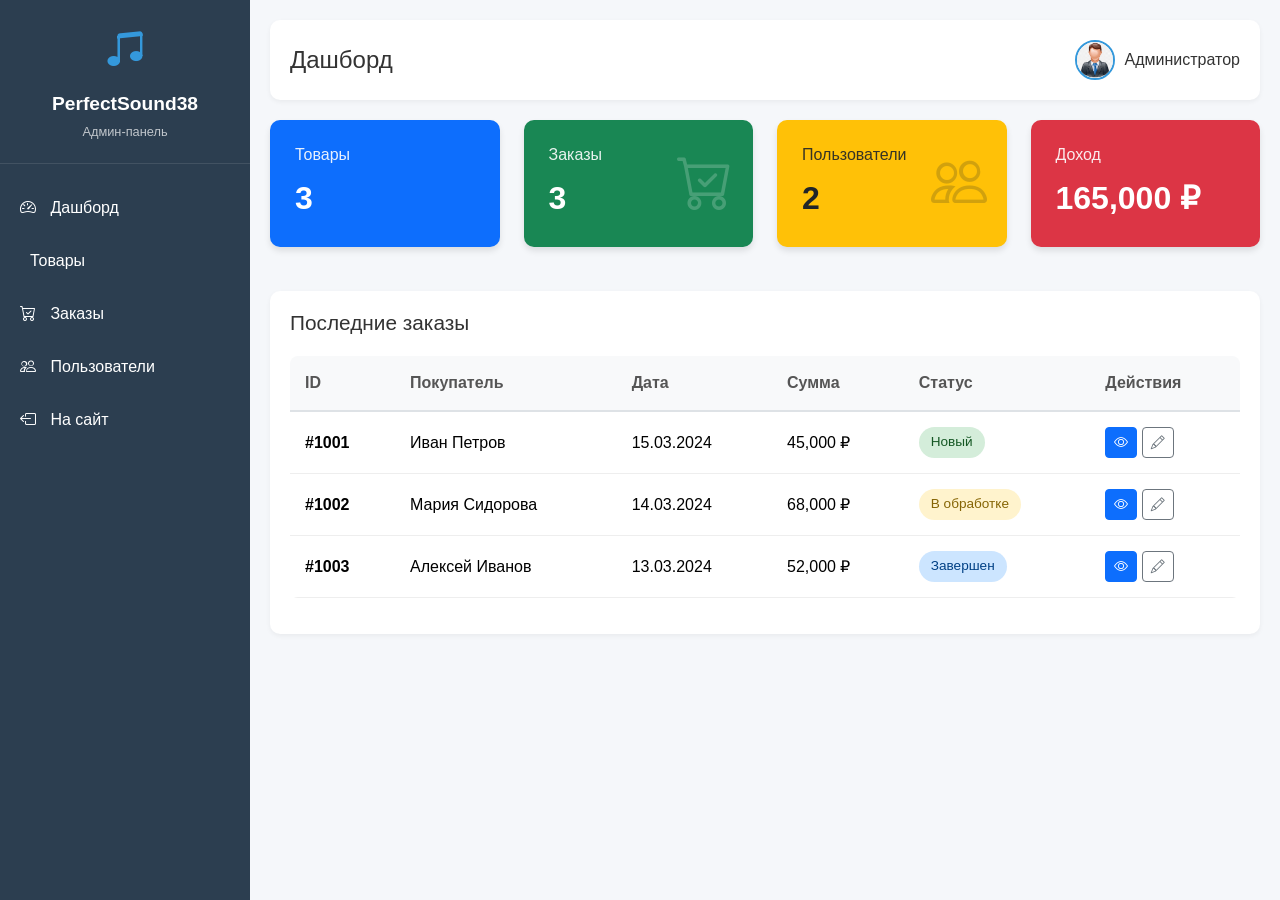
<file: Сайт/admin/index.html>
<!DOCTYPE html>
<html lang="ru">
<head>
    <meta charset="UTF-8">
    <meta name="viewport" content="width=device-width, initial-scale=1.0">
    <title>Админ-панель - PerfectSound38</title>
    <link href="https://cdn.jsdelivr.net/npm/bootstrap@5.3.0/dist/css/bootstrap.min.css" rel="stylesheet">
    <link rel="stylesheet" href="https://cdn.jsdelivr.net/npm/bootstrap-icons@1.10.0/font/bootstrap-icons.css">
    <link rel="stylesheet" href="css/admin.css">
</head>
<body class="admin-body">
    <div class="admin-container">
        <!-- Боковое меню -->
        <aside class="admin-sidebar">
            <div class="admin-logo">
                <i class="bi bi-music-note-beamed"></i>
                <span>PerfectSound38</span>
                <small>Админ-панель</small>
            </div>
            <nav class="admin-nav">
                <ul>
                <li class="active"><a href="admin/index.html"><i class="bi bi-speedometer2"></i> Дашборд</a></li>
                    <li><a href="products.html"><i class="bi bi-guitar"></i> Товары</a></li>
                    <li><a href="orders.html"><i class="bi bi-cart-check"></i> Заказы</a></li>
                    <li><a href="users.html"><i class="bi bi-people"></i> Пользователи</a></li>
                    <li><a href="/index.html"><i class="bi bi-box-arrow-left"></i> На сайт</a></li>
                </ul>
            </nav>
        </aside>

        <!-- Основное содержимое -->
        <main class="admin-main">
            <header class="admin-header">
                <h1>Дашборд</h1>
                <div class="admin-user">
                    <img src="images/admin.jpg" alt="Администратор">
                    <span>Администратор</span>
                </div>
            </header>

            <div class="admin-content">
                <div class="row">
                    <div class="col-md-3">
                        <div class="admin-card bg-primary text-white">
                            <h3>Товары</h3>
                            <p id="products-count">0</p>
                            <i class="bi bi-guitar"></i>
                        </div>
                    </div>
                    <div class="col-md-3">
                        <div class="admin-card bg-success text-white">
                            <h3>Заказы</h3>
                            <p id="orders-count">0</p>
                            <i class="bi bi-cart-check"></i>
                        </div>
                    </div>
                    <div class="col-md-3">
                        <div class="admin-card bg-warning text-dark">
                            <h3>Пользователи</h3>
                            <p id="users-count">0</p>
                            <i class="bi bi-people"></i>
                        </div>
                    </div>
                    <div class="col-md-3">
                        <div class="admin-card bg-danger text-white">
                            <h3>Доход</h3>
                            <p id="revenue">0 ₽</p>
                            <i class="bi bi-currency-ruble"></i>
                        </div>
                    </div>
                </div>

                <div class="admin-section mt-4">
                    <h2>Последние заказы</h2>
                    <div class="table-responsive">
                        <table class="table admin-table">
                            <thead>
                                <tr>
                                    <th>ID</th>
                                    <th>Покупатель</th>
                                    <th>Дата</th>
                                    <th>Сумма</th>
                                    <th>Статус</th>
                                    <th>Действия</th>
                                </tr>
                            </thead>
                            <tbody id="recent-orders">
                                <!-- Заполняется через JS -->
                            </tbody>
                        </table>
                    </div>
                </div>
            </div>
        </main>
    </div>

    <script src="https://cdn.jsdelivr.net/npm/bootstrap@5.3.0/dist/js/bootstrap.bundle.min.js"></script>
    <script src="js/admin.js"></script>
</body>
</html>
</file>
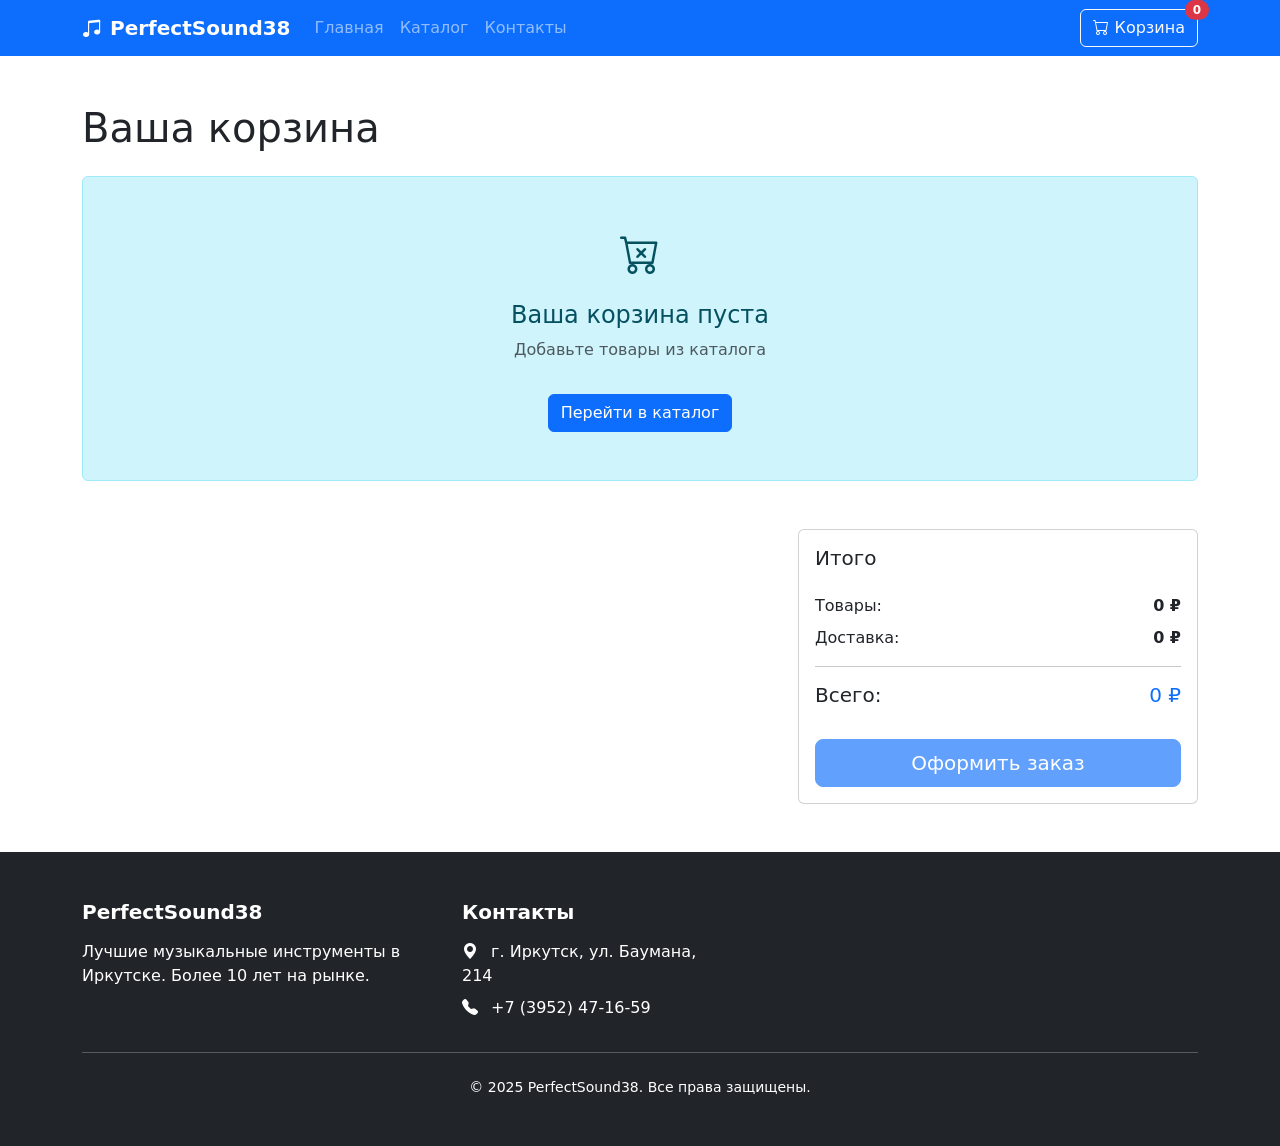
<file: Сайт/cart.html>
<!DOCTYPE html>
<html lang="ru">
<head>
    <meta charset="UTF-8">
    <meta name="viewport" content="width=device-width, initial-scale=1.0">
    <title>Корзина - PerfectSound38</title>
    <link href="https://cdn.jsdelivr.net/npm/bootstrap@5.3.0/dist/css/bootstrap.min.css" rel="stylesheet">
    <link rel="stylesheet" href="https://cdn.jsdelivr.net/npm/bootstrap-icons@1.10.0/font/bootstrap-icons.css">
    <link rel="stylesheet" href="css/cart.css">
    </style>
</head>
<body>
    <nav class="navbar navbar-expand-lg navbar-dark bg-primary sticky-top">
        <div class="container">
            <a class="navbar-brand fw-bold" href="index.html">
                <i class="bi bi-music-note-beamed me-2"></i>PerfectSound38
            </a>
            <button class="navbar-toggler" type="button" data-bs-toggle="collapse" data-bs-target="#navbarNav">
                <span class="navbar-toggler-icon"></span>
            </button>
            <div class="collapse navbar-collapse" id="navbarNav">
                <ul class="navbar-nav me-auto">
                    <li class="nav-item">
                        <a class="nav-link" href="index.html">Главная</a>
                    </li>
                    <li class="nav-item">
                        <a class="nav-link" href="catalog.html">Каталог</a>
                    </li>
                    <li class="nav-item">
                        <a class="nav-link" href="contacts.html">Контакты</a>
                    </li>
                </ul>
                <div class="d-flex">
                    <a href="cart.html" class="btn btn-outline-light position-relative">
                        <i class="bi bi-cart"></i> Корзина
                        <span id="cart-count" class="position-absolute top-0 start-100 translate-middle badge rounded-pill bg-danger">0</span>
                    </a>
                </div>
            </div>
        </div>
    </nav>

    <main class="container py-5">
        <h1 class="mb-4">Ваша корзина</h1>
        
        <div class="cart-items" id="cart-items">
            <!-- Товары будут загружены через JS -->
        </div>
        
        <div class="cart-summary mt-5">
            <div class="card">
                <div class="card-body">
                    <h5 class="card-title mb-4">Итого</h5>
                    <div class="d-flex justify-content-between mb-2">
                        <span>Товары:</span>
                        <span class="fw-bold" id="subtotal">0 ₽</span>
                    </div>
                    <div class="d-flex justify-content-between mb-2">
                        <span>Доставка:</span>
                        <span class="fw-bold" id="delivery-cost">0 ₽</span>
                    </div>
                    <hr>
                    <div class="d-flex justify-content-between mb-4">
                        <span class="h5">Всего:</span>
                        <span class="h5 text-primary" id="total-price">0 ₽</span>
                    </div>
                    <a href="checkout.html" class="btn btn-primary btn-lg w-100" id="checkout-btn">Оформить заказ</a>
                </div>
            </div>
        </div>
    </main>

    <footer class="bg-dark text-white py-5">
        <div class="container">
            <div class="row">
                <div class="col-md-4 mb-4 mb-md-0">
                    <h5 class="fw-bold mb-3">PerfectSound38</h5>
                    <p>Лучшие музыкальные инструменты в Иркутске. Более 10 лет на рынке.</p>
                </div>
                <div class="col-md-3">
                    <h5 class="fw-bold mb-3">Контакты</h5>
                    <p class="mb-2"><i class="bi bi-geo-alt-fill me-2"></i> г. Иркутск, ул. Баумана, 214</p>
                    <p class="mb-2"><i class="bi bi-telephone-fill me-2"></i> +7 (3952) 47-16-59</p>
                </div>
            </div>
            <hr class="my-4">
            <div class="text-center">
                <p class="mb-0 small">&copy; 2025 PerfectSound38. Все права защищены.</p>
            </div>
        </div>
    </footer>

    <script src="https://cdn.jsdelivr.net/npm/bootstrap@5.3.0/dist/js/bootstrap.bundle.min.js"></script>
    <script src="js/cart.js"></script>
</body>
</html>
</file>
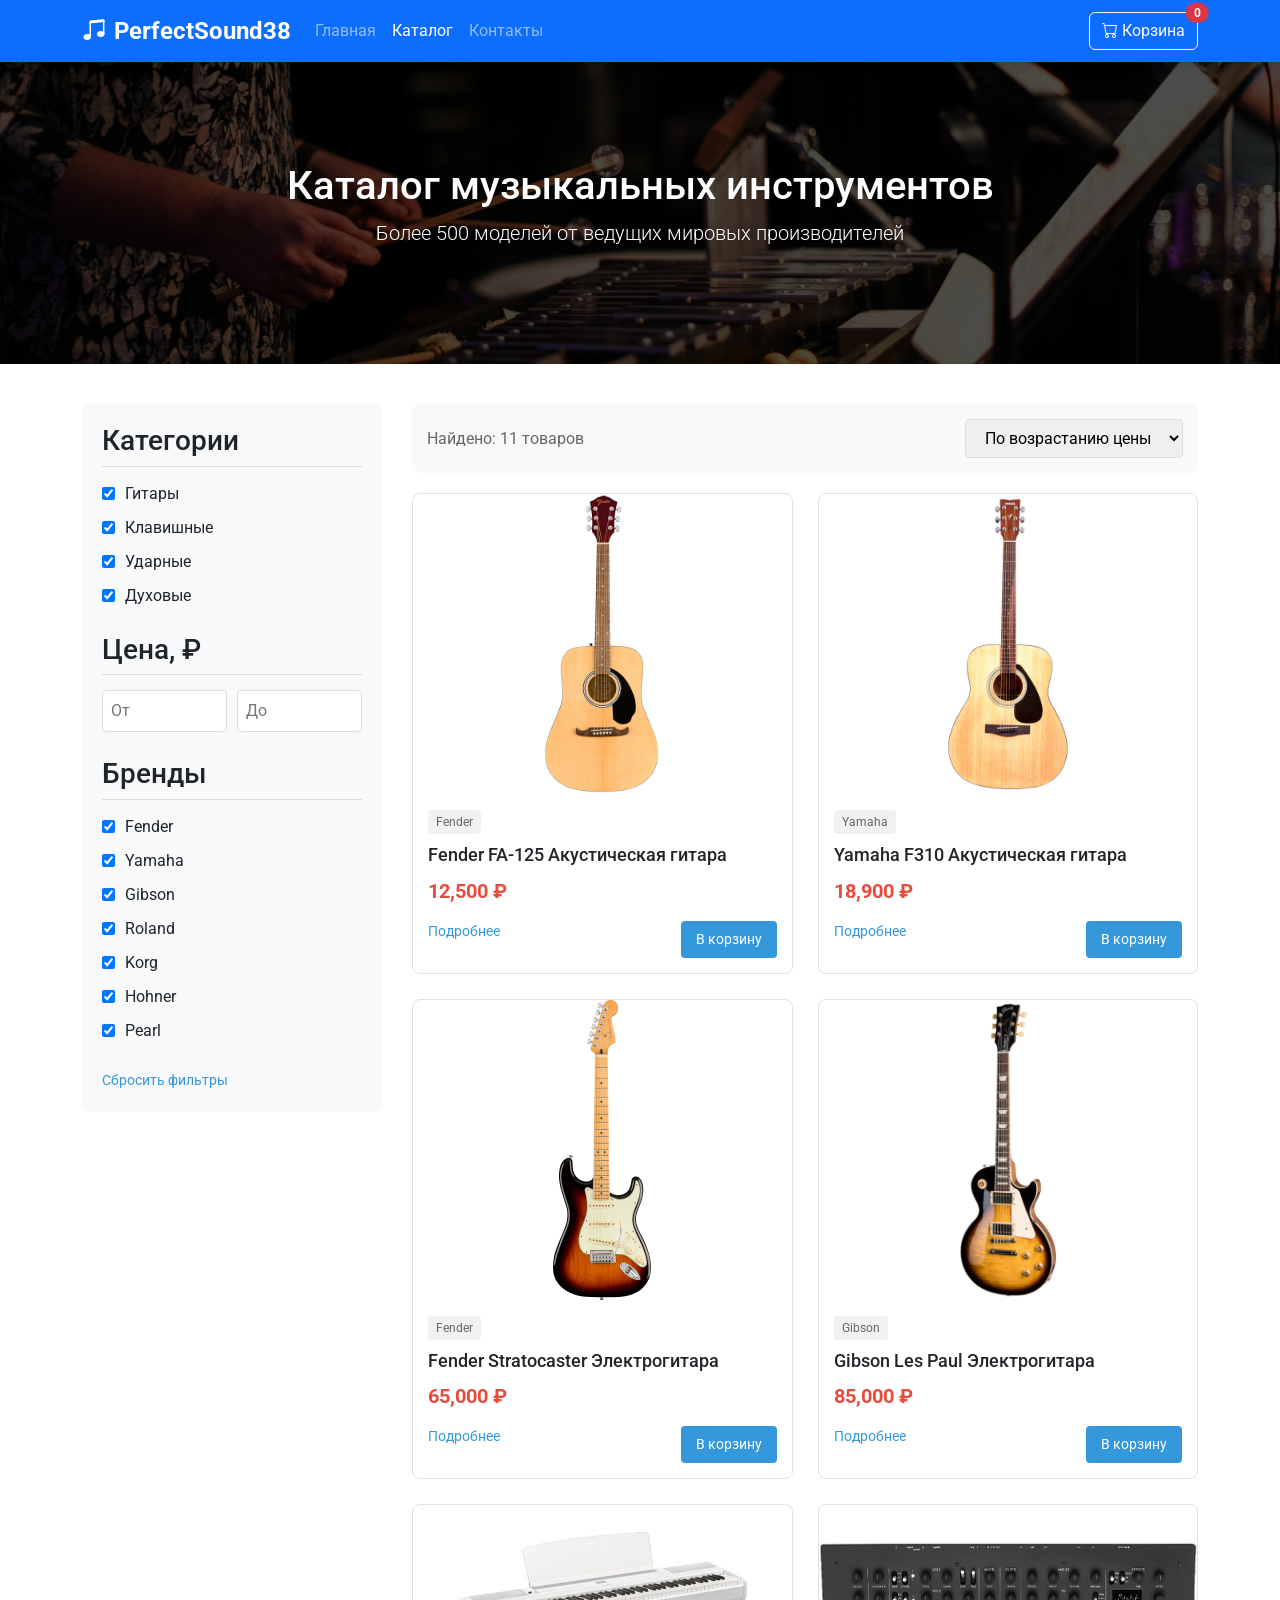
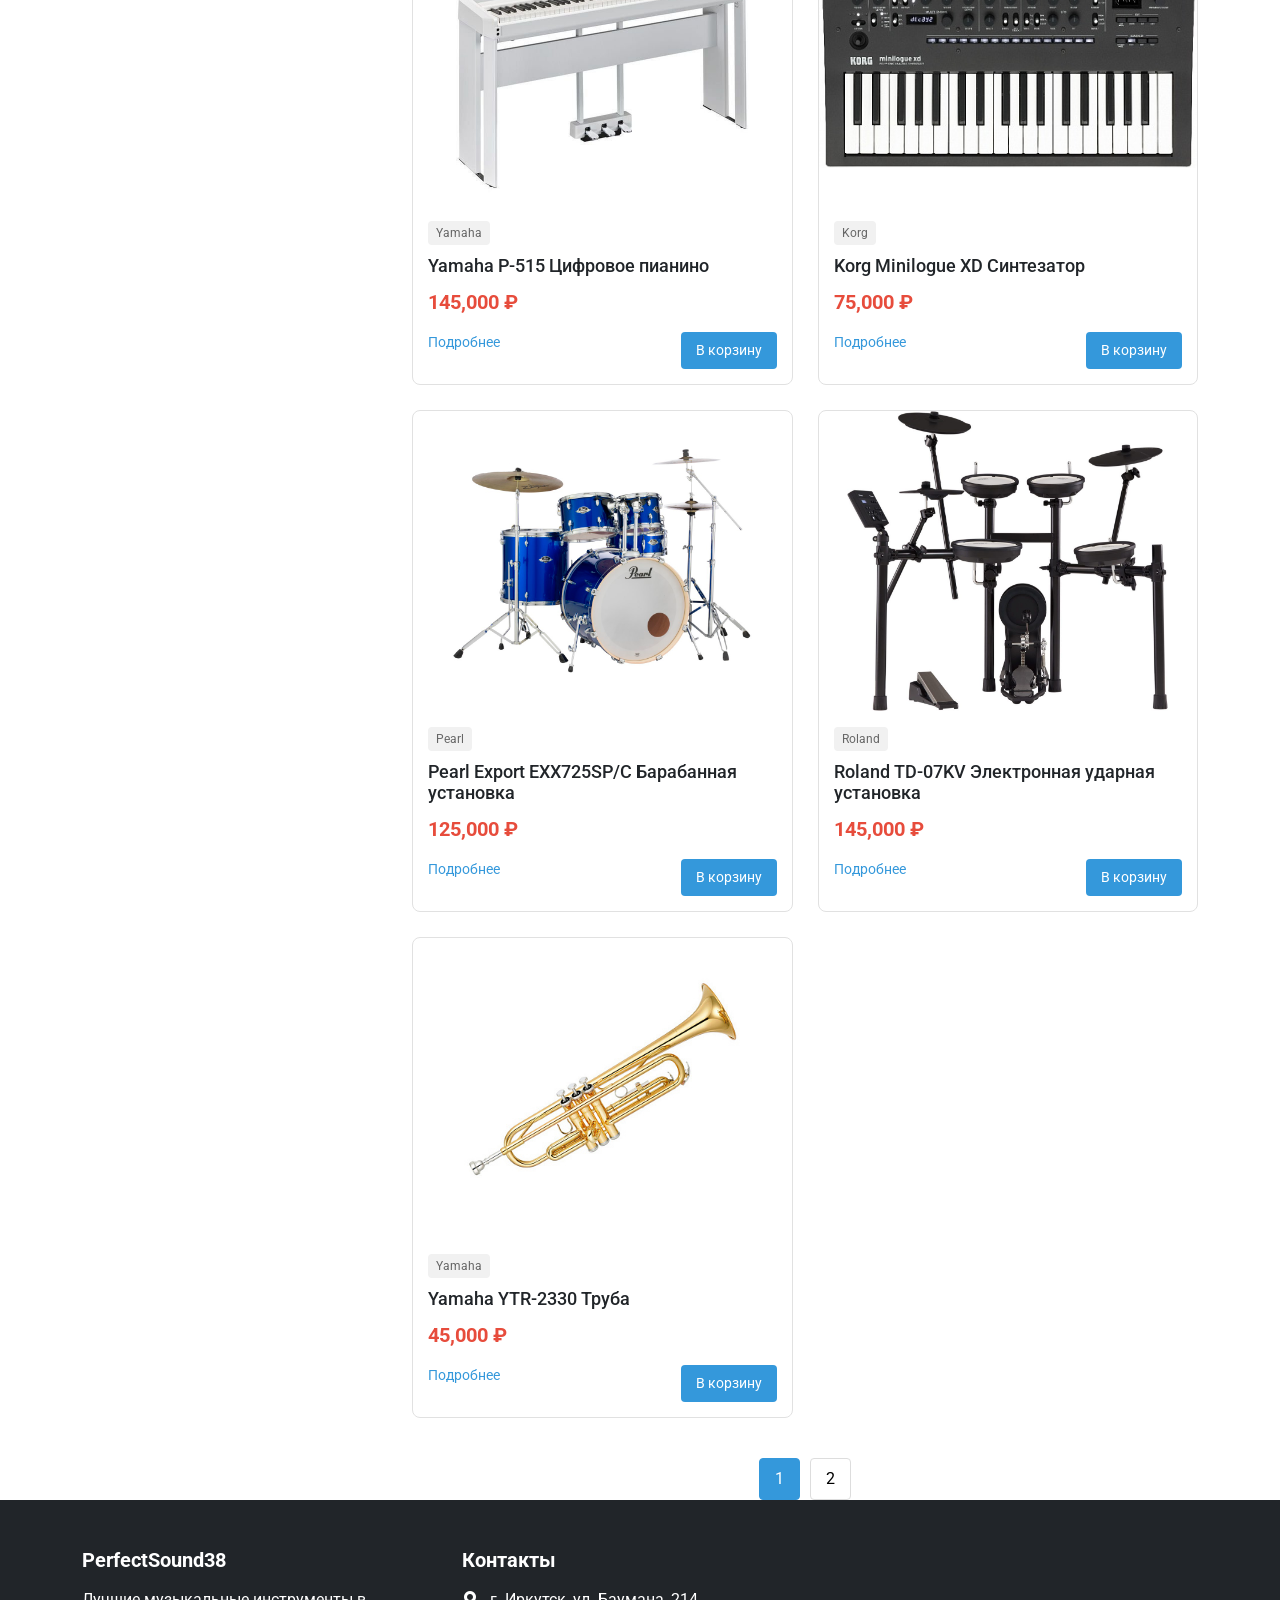
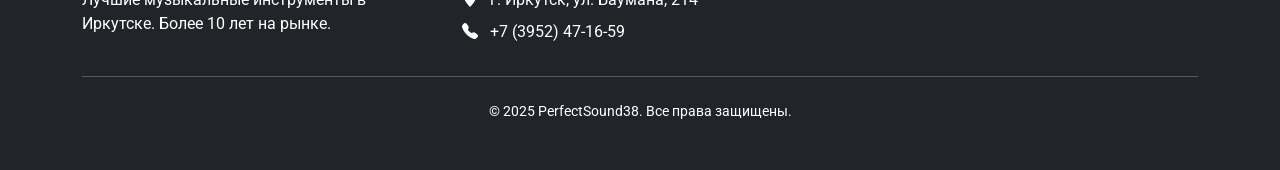
<file: Сайт/catalog.html>
<!DOCTYPE html>
<html lang="ru">
<head>
   <meta charset="UTF-8">
    <meta name="viewport" content="width=device-width, initial-scale=1.0">
    <title>PerfectSound38 - Магазин музыкальных инструментов</title>
    <link href="https://cdn.jsdelivr.net/npm/bootstrap@5.3.0/dist/css/bootstrap.min.css" rel="stylesheet">
    <link rel="stylesheet" href="https://cdn.jsdelivr.net/npm/bootstrap-icons@1.10.0/font/bootstrap-icons.css">
    <link href="https://fonts.googleapis.com/css2?family=Roboto:wght@300;400;500;700&display=swap" rel="stylesheet">
    <link rel="stylesheet" href="css/style.css">
    <link rel="stylesheet" href="css/catalog.css">
</head>
<body>
    <nav class="navbar navbar-expand-lg navbar-dark bg-primary sticky-top">
        <div class="container">
            <a class="navbar-brand fw-bold" href="index.html">
                <i class="bi bi-music-note-beamed me-2"></i>PerfectSound38
            </a>
            <button class="navbar-toggler" type="button" data-bs-toggle="collapse" data-bs-target="#navbarNav">
                <span class="navbar-toggler-icon"></span>
            </button>
            <div class="collapse navbar-collapse" id="navbarNav">
                <ul class="navbar-nav me-auto">
                    <li class="nav-item">
                        <a class="nav-link" href="index.html">Главная</a>
                    </li>
                    <li class="nav-item">
                        <a class="nav-link active" href="catalog.html">Каталог</a>
                    </li>
                    <li class="nav-item">
                        <a class="nav-link" href="contacts.html">Контакты</a>
                    </li>
                </ul>
                <div class="d-flex">
                    <a href="cart.html" class="btn btn-outline-light position-relative">
                        <i class="bi bi-cart"></i> Корзина
                        <span id="cart-count" class="position-absolute top-0 start-100 translate-middle badge rounded-pill bg-danger">0</span>
                    </a>
                </div>
            </div>
        </div>
    </nav>

    <section class="catalog-header">
        <div class="container">
            <h1>Каталог музыкальных инструментов</h1>
            <p class="lead">Более 500 моделей от ведущих мировых производителей</p>
        </div>
    </section>

    <main class="container">
        <div class="catalog-container">
            <aside class="filter-sidebar">
                <div class="filter-group">
                    <h3>Категории</h3>
                    <div class="filter-option">
                        <label>
                            <input type="checkbox" name="category" value="guitars" checked> Гитары
                        </label>
                    </div>
                    <div class="filter-option">
                        <label>
                            <input type="checkbox" name="category" value="keyboards" checked> Клавишные
                        </label>
                    </div>
                    <div class="filter-option">
                        <label>
                            <input type="checkbox" name="category" value="drums" checked> Ударные
                        </label>
                    </div>
                    <div class="filter-option">
                        <label>
                            <input type="checkbox" name="category" value="wind" checked> Духовые
                        </label>
                    </div>
                </div>
                <div class="filter-group">
                    <h3>Цена, ₽</h3>
                    <div class="price-range">
                        <input type="number" id="min-price" placeholder="От" min="0">
                        <input type="number" id="max-price" placeholder="До" min="0">
                    </div>
                </div>
                <div class="filter-group">
                    <h3>Бренды</h3>
                    <div class="filter-option">
                        <label>
                            <input type="checkbox" name="brand" value="Fender" checked> Fender
                        </label>
                    </div>
                    <div class="filter-option">
                        <label>
                            <input type="checkbox" name="brand" value="Yamaha" checked> Yamaha
                        </label>
                    </div>
                    <div class="filter-option">
                        <label>
                            <input type="checkbox" name="brand" value="Gibson" checked> Gibson
                        </label>
                    </div>
                    <div class="filter-option">
                        <label>
                            <input type="checkbox" name="brand" value="Roland" checked> Roland
                        </label>
                    </div>
                    <div class="filter-option">
                        <label>
                            <input type="checkbox" name="brand" value="Korg" checked> Korg
                        </label>
                    </div>
                    <div class="filter-option">
                        <label>
                            <input type="checkbox" name="brand" value="Hohner" checked> Hohner
                        </label>
                    </div>
                    <div class="filter-option">
                        <label>
                            <input type="checkbox" name="brand" value="Pearl" checked> Pearl
                        </label>
                    </div>
                </div>
                <button class="filter-reset" id="reset-filters">Сбросить фильтры</button>
            </aside>

            <div class="catalog-content">
                <div class="sort-options">
                    <div class="products-found">Найдено: <span id="products-count">0</span> товаров</div>
                    <div class="view-options">
                        <select class="sort-select" id="sort-by">
                            <option value="price-asc">По возрастанию цены</option>
                            <option value="price-desc">По убыванию цены</option>
                            <option value="name-asc">По названию (А-Я)</option>
                            <option value="name-desc">По названию (Я-А)</option>
                            <option value="popular">По популярности</option>
                        </select>
                    </div>
                </div>

                <div class="products-grid" id="products-container">
                    <!-- Товары будут загружены через JS -->
                </div>

                <div class="pagination">
                    <!-- Пагинация будет добавлена через JS -->
                </div>
            </div>
        </div>
    </main>

    <footer class="bg-dark text-white py-5">
        <div class="container">
            <div class="row">
                <div class="col-md-4 mb-4 mb-md-0">
                    <h5 class="fw-bold mb-3">PerfectSound38</h5>
                    <p>Лучшие музыкальные инструменты в Иркутске. Более 10 лет на рынке.</p>
                </div>
                <div class="col-md-3">
                    <h5 class="fw-bold mb-3">Контакты</h5>
                    <p class="mb-2"><i class="bi bi-geo-alt-fill me-2"></i> г. Иркутск, ул. Баумана, 214</p>
                    <p class="mb-2"><i class="bi bi-telephone-fill me-2"></i> +7 (3952) 47-16-59</p>
                </div>
            </div>
            <hr class="my-4">
            <div class="text-center">
                <p class="mb-0 small">&copy; 2025 PerfectSound38. Все права защищены.</p>
            </div>
        </div>
    </footer>

    <script src="https://cdn.jsdelivr.net/npm/bootstrap@5.3.0/dist/js/bootstrap.bundle.min.js"></script>
    <script src="js/script.js"></script>
    <script src="js/catalog.js"></script>
</body>
</html>
</file>
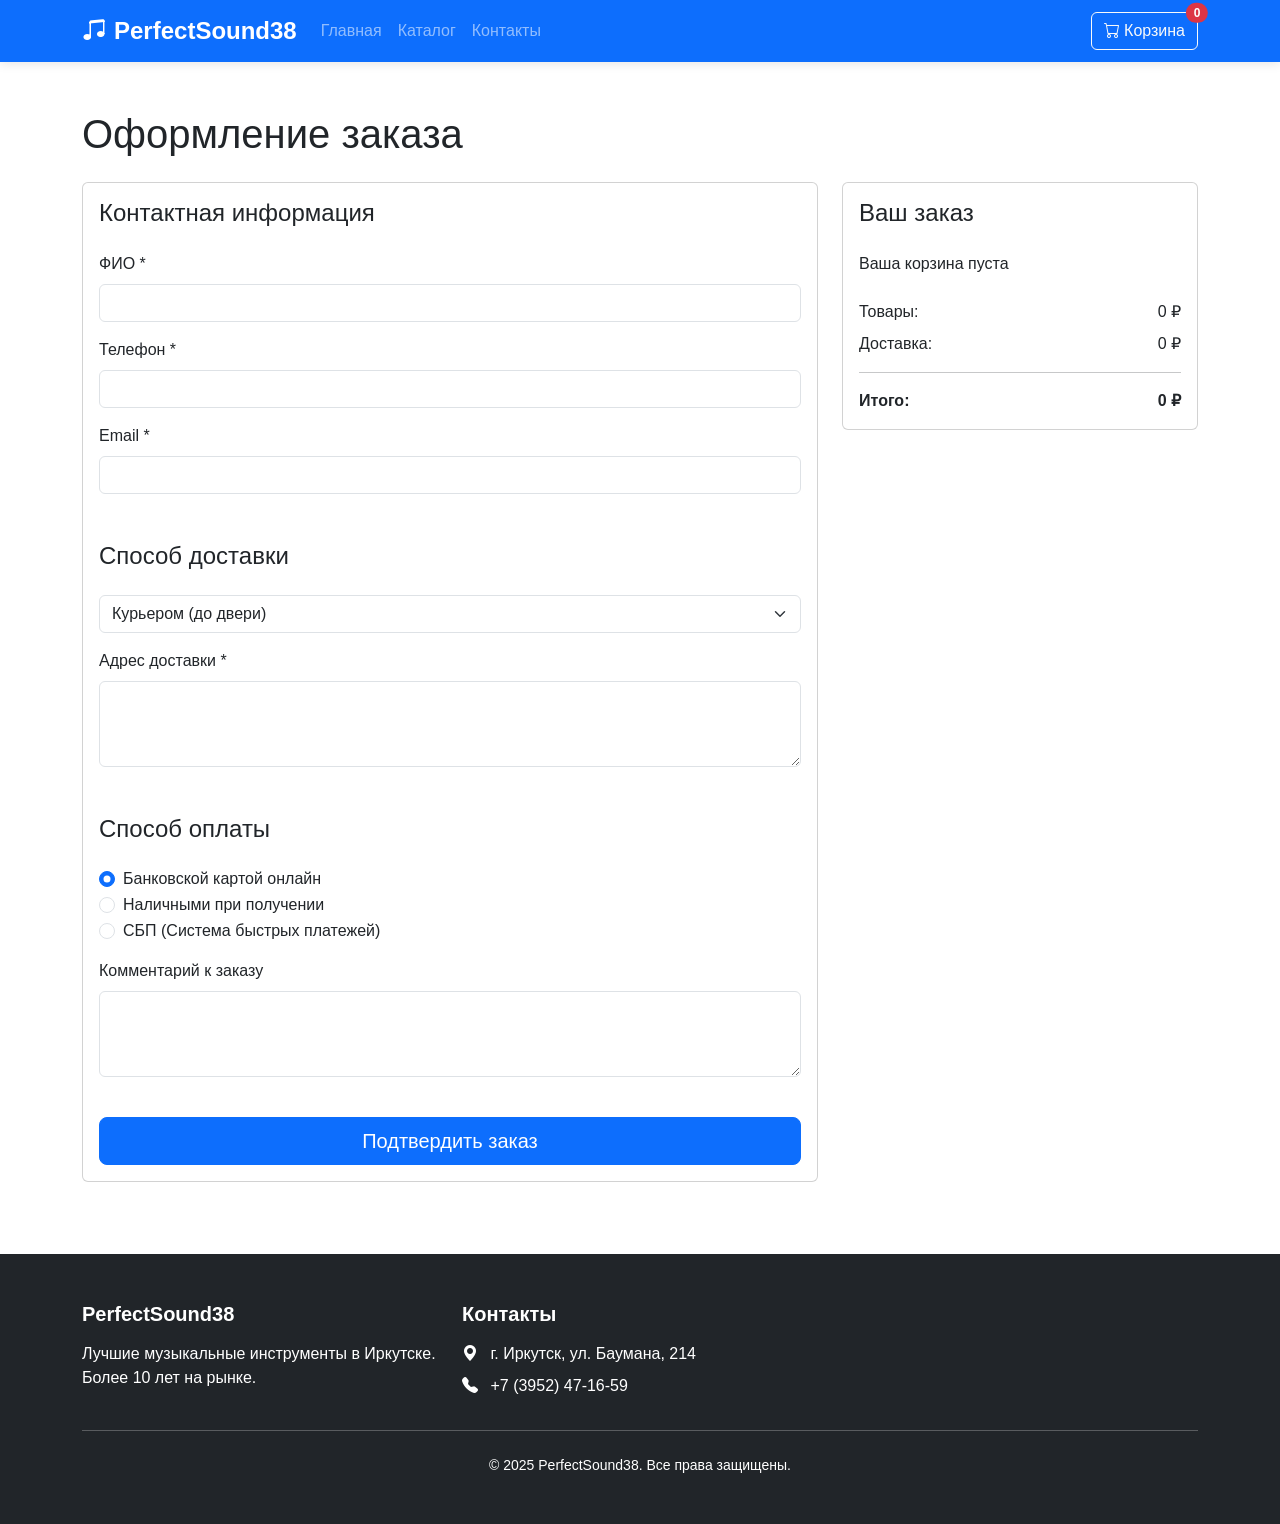
<file: Сайт/checkout.html>
<!DOCTYPE html>
<html lang="ru">
<head>
    <meta charset="UTF-8">
    <meta name="viewport" content="width=device-width, initial-scale=1.0">
    <title>Оформление заказа - PerfectSound38</title>
    <link href="https://cdn.jsdelivr.net/npm/bootstrap@5.3.0/dist/css/bootstrap.min.css" rel="stylesheet">
    <link rel="stylesheet" href="https://cdn.jsdelivr.net/npm/bootstrap-icons@1.10.0/font/bootstrap-icons.css">
    <link rel="stylesheet" href="css/style.css">
    <link rel="stylesheet" href="css/checkout.css">
</head>
<body>
    <nav class="navbar navbar-expand-lg navbar-dark bg-primary sticky-top">
        <div class="container">
            <a class="navbar-brand fw-bold" href="index.html">
                <i class="bi bi-music-note-beamed me-2"></i>PerfectSound38
            </a>
            <button class="navbar-toggler" type="button" data-bs-toggle="collapse" data-bs-target="#navbarNav">
                <span class="navbar-toggler-icon"></span>
            </button>
            <div class="collapse navbar-collapse" id="navbarNav">
                <ul class="navbar-nav me-auto">
                    <li class="nav-item">
                        <a class="nav-link" href="index.html">Главная</a>
                    </li>
                    <li class="nav-item">
                        <a class="nav-link" href="catalog.html">Каталог</a>
                    </li>
                    <li class="nav-item">
                        <a class="nav-link" href="contacts.html">Контакты</a>
                    </li>
                </ul>
                <div class="d-flex">
                    <a href="cart.html" class="btn btn-outline-light position-relative">
                        <i class="bi bi-cart"></i> Корзина
                        <span id="cart-count" class="position-absolute top-0 start-100 translate-middle badge rounded-pill bg-danger">0</span>
                    </a>
                </div>
            </div>
        </div>
    </nav>

    <main class="container py-5">
        <h1>Оформление заказа</h1>
        
        <div class="row mt-4">
            <div class="col-lg-8">
                <div class="card mb-4">
                    <div class="card-body">
                        <h2 class="h4 mb-4">Контактная информация</h2>
                        <form id="order-form">
                            <div class="mb-3">
                                <label for="name" class="form-label">ФИО *</label>
                                <input type="text" class="form-control" id="name" required>
                            </div>
                            <div class="mb-3">
                                <label for="phone" class="form-label">Телефон *</label>
                                <input type="tel" class="form-control" id="phone" required>
                            </div>
                            <div class="mb-3">
                                <label for="email" class="form-label">Email *</label>
                                <input type="email" class="form-control" id="email" required>
                            </div>
                            
                            <h2 class="h4 mb-4 mt-5">Способ доставки</h2>
                            <div class="mb-3">
                                <select class="form-select" id="delivery-method">
                                    <option value="courier">Курьером (до двери)</option>
                                    <option value="pickup">Самовывоз (г. Иркутск, ул. Баумана, 214)</option>
                                    <option value="post">Почта России</option>
                                </select>
                            </div>
                            <div class="mb-3">
                                <label for="address" class="form-label">Адрес доставки *</label>
                                <textarea class="form-control" id="address" rows="3" required></textarea>
                            </div>
                            
                            <h2 class="h4 mb-4 mt-5">Способ оплаты</h2>
                            <div class="mb-3">
                                <div class="form-check">
                                    <input class="form-check-input" type="radio" name="payment" id="payment-card" value="card" checked>
                                    <label class="form-check-label" for="payment-card">
                                        Банковской картой онлайн
                                    </label>
                                </div>
                                <div class="form-check">
                                    <input class="form-check-input" type="radio" name="payment" id="payment-cash" value="cash">
                                    <label class="form-check-label" for="payment-cash">
                                        Наличными при получении
                                    </label>
                                </div>
                                <div class="form-check">
                                    <input class="form-check-input" type="radio" name="payment" id="payment-sbp" value="sbp">
                                    <label class="form-check-label" for="payment-sbp">
                                        СБП (Система быстрых платежей)
                                    </label>
                                </div>
                            </div>
                            
                            <div class="mb-3">
                                <label for="comments" class="form-label">Комментарий к заказу</label>
                                <textarea class="form-control" id="comments" rows="3"></textarea>
                            </div>
                            
                            <button type="submit" class="btn btn-primary btn-lg w-100 mt-4">Подтвердить заказ</button>
                        </form>
                    </div>
                </div>
            </div>
            
            <div class="col-lg-4">
                <div class="card">
                    <div class="card-body">
                        <h2 class="h4 mb-4">Ваш заказ</h2>
                        <div class="order-items" id="order-items">
                            <!-- Товары будут загружены через JS -->
                        </div>
                        
                        <div class="order-totals mt-4">
                            <div class="d-flex justify-content-between mb-2">
                                <span>Товары:</span>
                                <span id="subtotal">0 ₽</span>
                            </div>
                            <div class="d-flex justify-content-between mb-2">
                                <span>Доставка:</span>
                                <span id="delivery-cost">0 ₽</span>
                            </div>
                            <hr>
                            <div class="d-flex justify-content-between fw-bold">
                                <span>Итого:</span>
                                <span id="order-total">0 ₽</span>
                            </div>
                        </div>
                    </div>
                </div>
            </div>
        </div>
    </main>

    <footer class="bg-dark text-white py-5">
        <div class="container">
            <div class="row">
                <div class="col-md-4 mb-4 mb-md-0">
                    <h5 class="fw-bold mb-3">PerfectSound38</h5>
                    <p>Лучшие музыкальные инструменты в Иркутске. Более 10 лет на рынке.</p>
                </div>
                <div class="col-md-3">
                    <h5 class="fw-bold mb-3">Контакты</h5>
                    <p class="mb-2"><i class="bi bi-geo-alt-fill me-2"></i> г. Иркутск, ул. Баумана, 214</p>
                    <p class="mb-2"><i class="bi bi-telephone-fill me-2"></i> +7 (3952) 47-16-59</p>
                </div>
            </div>
            <hr class="my-4">
            <div class="text-center">
                <p class="mb-0 small">&copy; 2025 PerfectSound38. Все права защищены.</p>
            </div>
        </div>
    </footer>

    <script src="https://cdn.jsdelivr.net/npm/bootstrap@5.3.0/dist/js/bootstrap.bundle.min.js"></script>
    <script src="js/script.js"></script>
    <script src="js/checkout.js"></script>
</body>
</html>
</file>
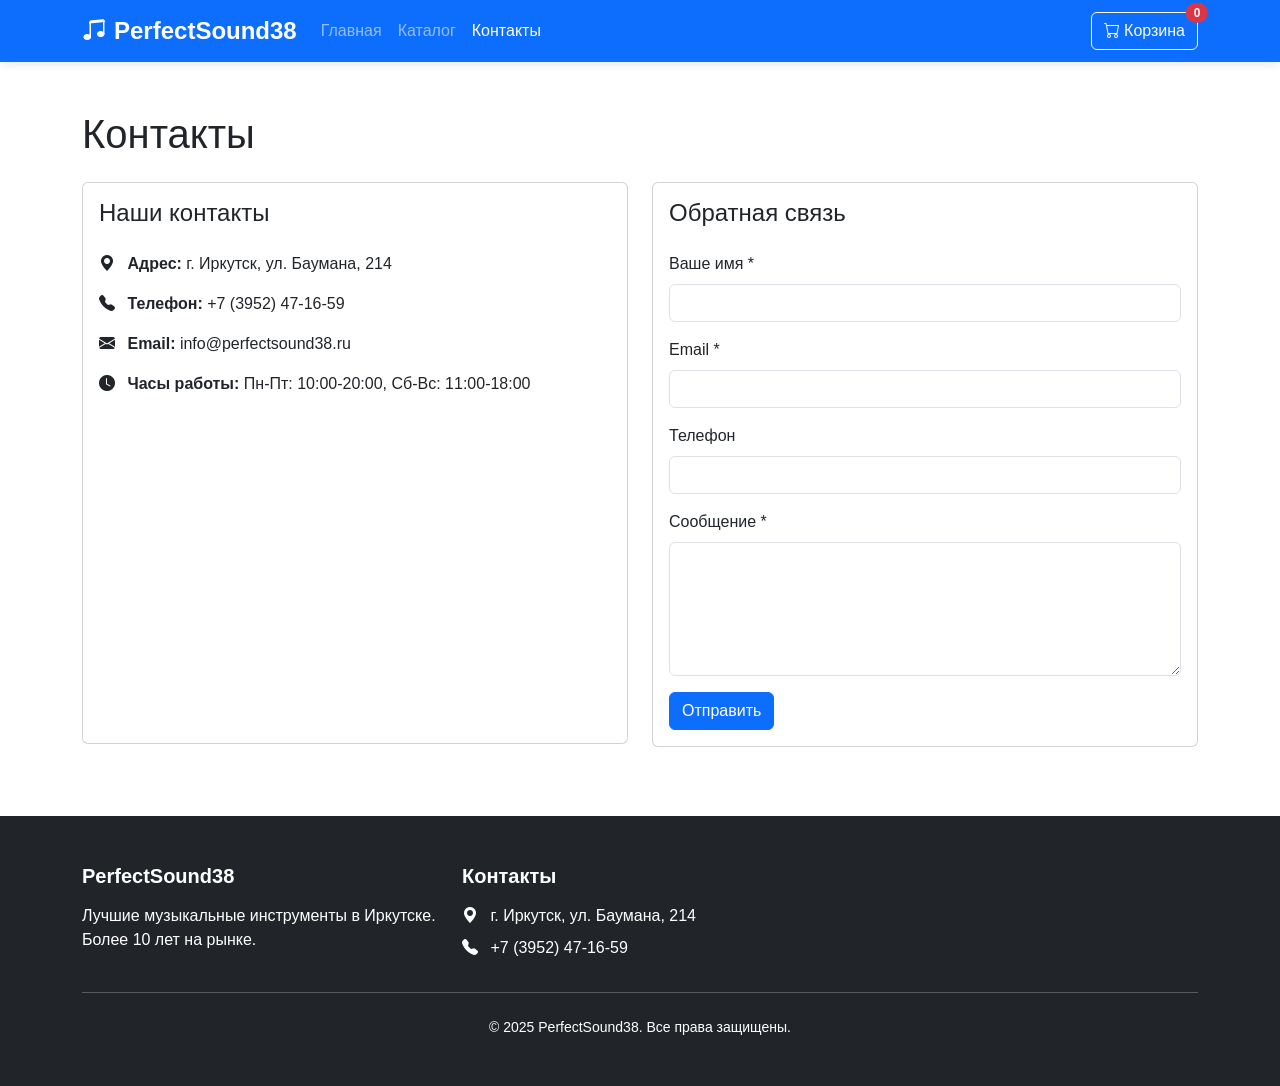
<file: Сайт/contacts.html>
<!DOCTYPE html>
<html lang="ru">
<head>
    <meta charset="UTF-8">
    <meta name="viewport" content="width=device-width, initial-scale=1.0">
    <title>Контакты - PerfectSound38</title>
    <link href="https://cdn.jsdelivr.net/npm/bootstrap@5.3.0/dist/css/bootstrap.min.css" rel="stylesheet">
    <link rel="stylesheet" href="https://cdn.jsdelivr.net/npm/bootstrap-icons@1.10.0/font/bootstrap-icons.css">
    <link rel="stylesheet" href="css/style.css">
</head>
<body>
    <nav class="navbar navbar-expand-lg navbar-dark bg-primary sticky-top">
        <div class="container">
            <a class="navbar-brand fw-bold" href="index.html">
                <i class="bi bi-music-note-beamed me-2"></i>PerfectSound38
            </a>
            <button class="navbar-toggler" type="button" data-bs-toggle="collapse" data-bs-target="#navbarNav">
                <span class="navbar-toggler-icon"></span>
            </button>
            <div class="collapse navbar-collapse" id="navbarNav">
                <ul class="navbar-nav me-auto">
                    <li class="nav-item">
                        <a class="nav-link" href="index.html">Главная</a>
                    </li>
                    <li class="nav-item">
                        <a class="nav-link" href="catalog.html">Каталог</a>
                    </li>
                    <li class="nav-item">
                        <a class="nav-link active" href="contacts.html">Контакты</a>
                    </li>
                </ul>
                <div class="d-flex">
                    <a href="cart.html" class="btn btn-outline-light position-relative">
                        <i class="bi bi-cart"></i> Корзина
                        <span id="cart-count" class="position-absolute top-0 start-100 translate-middle badge rounded-pill bg-danger">0</span>
                    </a>
                </div>
            </div>
        </div>
    </nav>

    <main class="container py-5">
        <h1>Контакты</h1>
        
        <div class="row mt-4">
            <div class="col-md-6">
                <div class="card mb-4">
                    <div class="card-body">
                        <h2 class="h4 mb-4">Наши контакты</h2>
                        <p><i class="bi bi-geo-alt-fill me-2"></i> <strong>Адрес:</strong> г. Иркутск, ул. Баумана, 214</p>
                        <p><i class="bi bi-telephone-fill me-2"></i> <strong>Телефон:</strong> +7 (3952) 47-16-59</p>
                        <p><i class="bi bi-envelope-fill me-2"></i> <strong>Email:</strong> info@perfectsound38.ru</p>
                        <p><i class="bi bi-clock-fill me-2"></i> <strong>Часы работы:</strong> Пн-Пт: 10:00-20:00, Сб-Вс: 11:00-18:00</p>
                        
                        <div class="mt-4">
                           <iframe src="https://yandex.ru/map-widget/v1/?um=constructor%3A1a2b3c4d5e6f7g8h9i0j&ll=104.153019,52.351989&z=17&mode=search&text=улица%20Баумана%2C%20214%2F2%2C%20Иркутск%2C%20664053" width="100%" height="300" frameborder="0"></iframe>
                        </div>
                    </div>
                </div>
            </div>
            
            <div class="col-md-6">
                <div class="card">
                    <div class="card-body">
                        <h2 class="h4 mb-4">Обратная связь</h2>
                        <form id="contact-form">
                            <div class="mb-3">
                                <label for="contact-name" class="form-label">Ваше имя *</label>
                                <input type="text" class="form-control" id="contact-name" required>
                            </div>
                            <div class="mb-3">
                                <label for="contact-email" class="form-label">Email *</label>
                                <input type="email" class="form-control" id="contact-email" required>
                            </div>
                            <div class="mb-3">
                                <label for="contact-phone" class="form-label">Телефон</label>
                                <input type="tel" class="form-control" id="contact-phone">
                            </div>
                            <div class="mb-3">
                                <label for="contact-message" class="form-label">Сообщение *</label>
                                <textarea class="form-control" id="contact-message" rows="5" required></textarea>
                            </div>
                            <button type="submit" class="btn btn-primary">Отправить</button>
                        </form>
                    </div>
                </div>
            </div>
        </div>
    </main>

    <footer class="bg-dark text-white py-5">
        <div class="container">
            <div class="row">
                <div class="col-md-4 mb-4 mb-md-0">
                    <h5 class="fw-bold mb-3">PerfectSound38</h5>
                    <p>Лучшие музыкальные инструменты в Иркутске. Более 10 лет на рынке.</p>
                </div>
                <div class="col-md-3">
                    <h5 class="fw-bold mb-3">Контакты</h5>
                    <p class="mb-2"><i class="bi bi-geo-alt-fill me-2"></i> г. Иркутск, ул. Баумана, 214</p>
                    <p class="mb-2"><i class="bi bi-telephone-fill me-2"></i> +7 (3952) 47-16-59</p>
                </div>
            </div>
            <hr class="my-4">
            <div class="text-center">
                <p class="mb-0 small">&copy; 2025 PerfectSound38. Все права защищены.</p>
            </div>
        </div>
    </footer>

    <script src="https://cdn.jsdelivr.net/npm/bootstrap@5.3.0/dist/js/bootstrap.bundle.min.js"></script>
    <script src="js/script.js"></script>
    <script src ="js/contacts.js"></script>
</body>
</html>
</file>
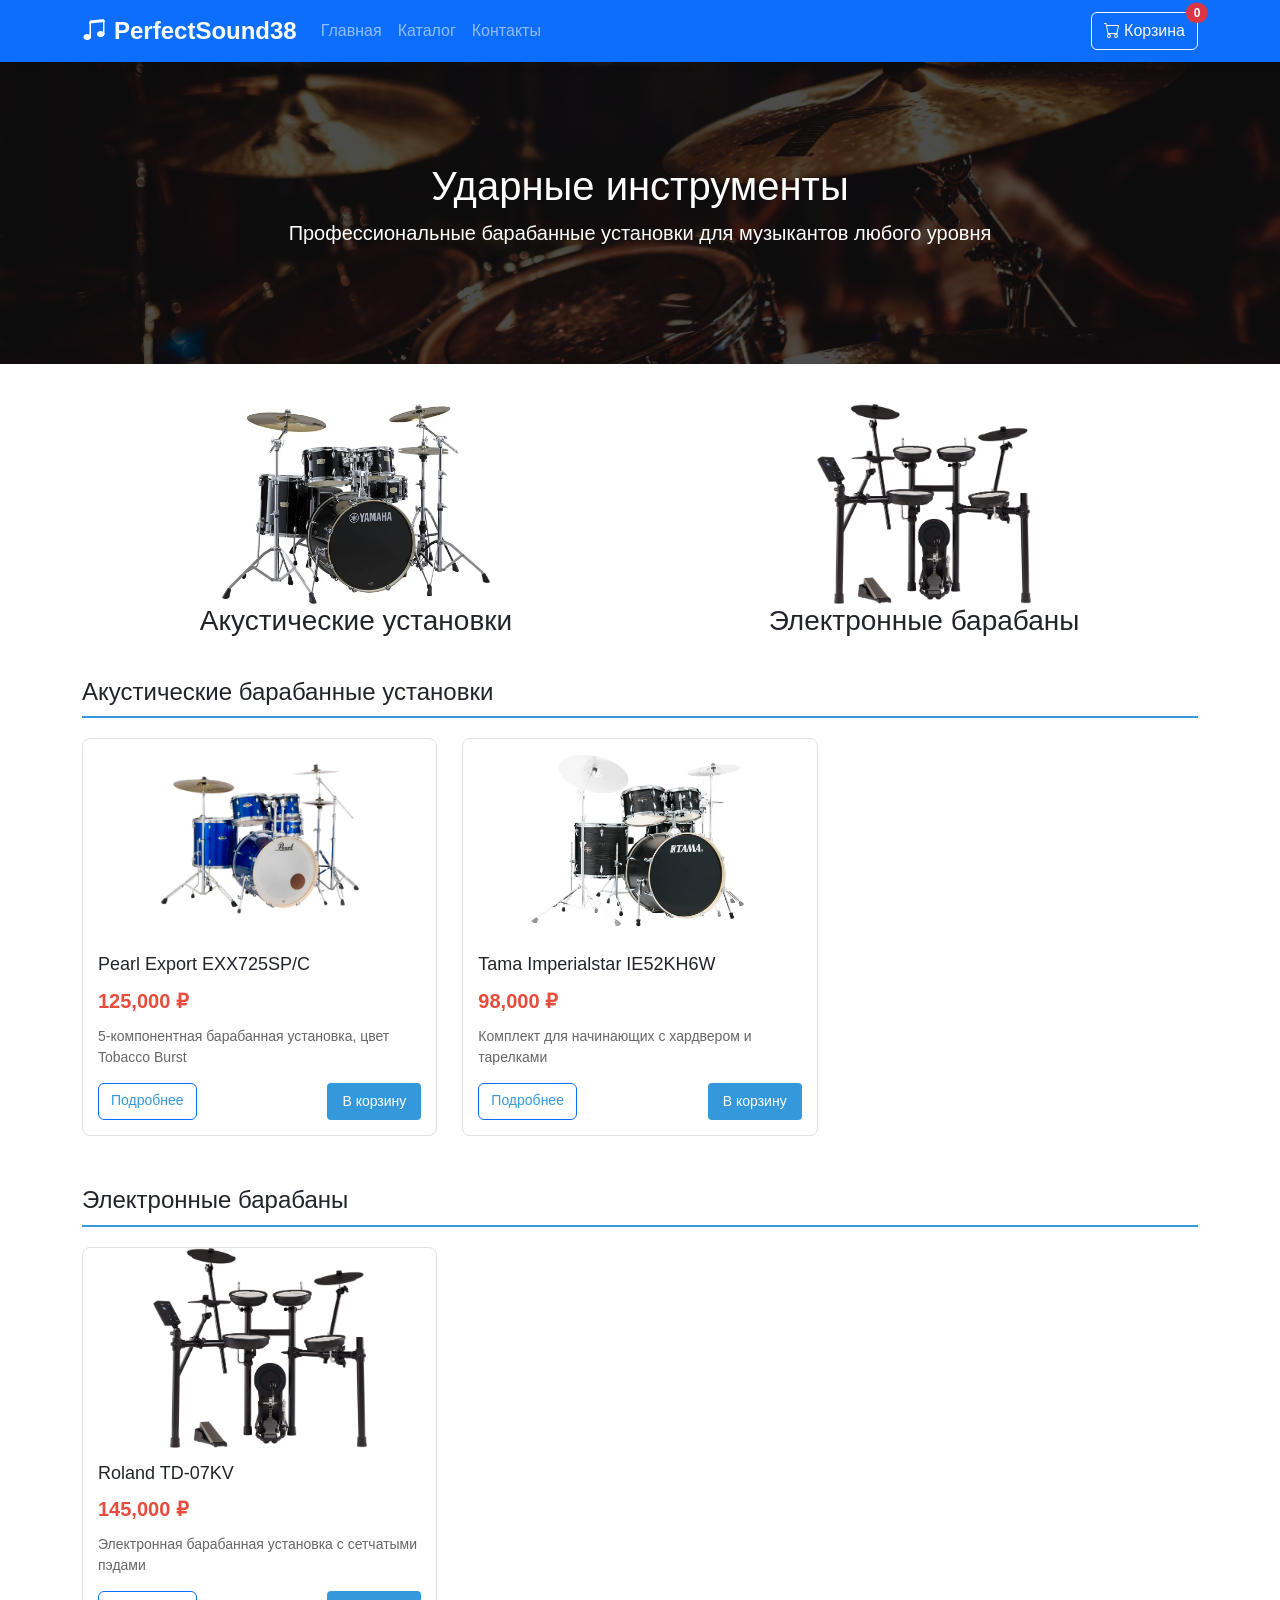
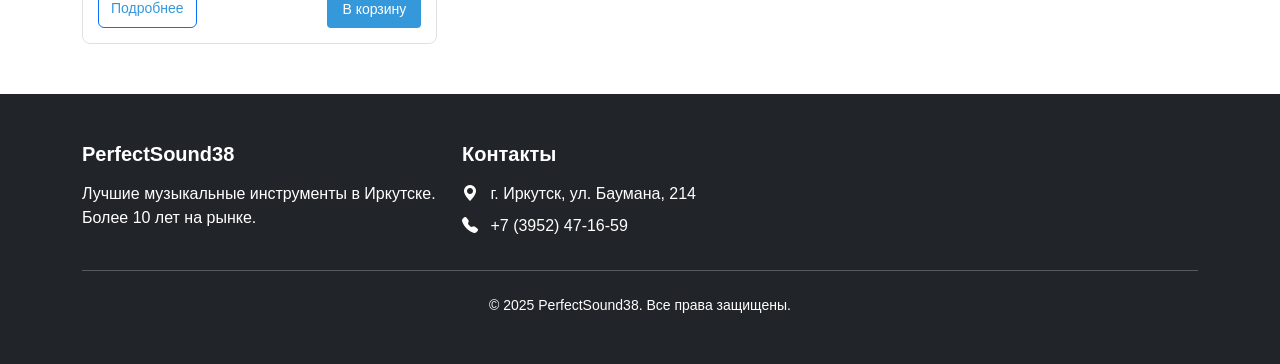
<file: Сайт/drums.html>
<!DOCTYPE html>
<html lang="ru">
<head>
    <meta charset="UTF-8">
    <meta name="viewport" content="width=device-width, initial-scale=1.0">
    <title>Ударные инструменты - PerfectSound38</title>
    <link href="https://cdn.jsdelivr.net/npm/bootstrap@5.3.0/dist/css/bootstrap.min.css" rel="stylesheet">
    <link rel="stylesheet" href="https://cdn.jsdelivr.net/npm/bootstrap-icons@1.10.0/font/bootstrap-icons.css">
    <link rel="stylesheet" href="css/style.css">
    <link rel="stylesheet" href="css/drums.css">
</head>
<body>
    <nav class="navbar navbar-expand-lg navbar-dark bg-primary sticky-top">
        <div class="container">
            <a class="navbar-brand fw-bold" href="index.html">
                <i class="bi bi-music-note-beamed me-2"></i>PerfectSound38
            </a>
            <button class="navbar-toggler" type="button" data-bs-toggle="collapse" data-bs-target="#navbarNav">
                <span class="navbar-toggler-icon"></span>
            </button>
            <div class="collapse navbar-collapse" id="navbarNav">
                <ul class="navbar-nav me-auto">
                    <li class="nav-item">
                        <a class="nav-link" href="index.html">Главная</a>
                    </li>
                    <li class="nav-item">
                        <a class="nav-link" href="catalog.html">Каталог</a>
                    </li>
                    <li class="nav-item">
                        <a class="nav-link" href="contacts.html">Контакты</a>
                    </li>
                </ul>
                <div class="d-flex">
                    <a href="cart.html" class="btn btn-outline-light position-relative">
                        <i class="bi bi-cart"></i> Корзина
                        <span id="cart-count" class="position-absolute top-0 start-100 translate-middle badge rounded-pill bg-danger">0</span>
                    </a>
                </div>
            </div>
        </div>
    </nav>

    <section class="category-header">
        <div class="container">
            <h1>Ударные инструменты</h1>
            <p class="lead">Профессиональные барабанные установки для музыкантов любого уровня</p>
        </div>
    </section>

    <main class="container">
        <div class="subcategories">
            <a href="#acoustic-drums" class="subcategory-card">
                <img src="images/acdrums.jpg" alt="Акустические установки" class="subcategory-image">
                <h3 class="subcategory-title">Акустические установки</h3>
            </a>
            <a href="#electronic-drums" class="subcategory-card">
                <img src="images/rolanddr.jpg" alt="Электронные барабаны" class="subcategory-image">
                <h3 class="subcategory-title">Электронные барабаны</h3>
            </a>
        </div>

        <section id="acoustic-drums" class="category-section">
            <h2>Акустические барабанные установки</h2>
            <div class="products-grid" id="acoustic-drums-grid">
                <!-- Товары будут загружены через JS -->
            </div>
        </section>

        <section id="electronic-drums" class="category-section">
            <h2>Электронные барабаны</h2>
            <div class="products-grid" id="electronic-drums-grid">
                <!-- Товары будут загружены через JS -->
            </div>
        </section>
    </main>

    <footer class="bg-dark text-white py-5">
        <div class="container">
            <div class="row">
                <div class="col-md-4 mb-4 mb-md-0">
                    <h5 class="fw-bold mb-3">PerfectSound38</h5>
                    <p>Лучшие музыкальные инструменты в Иркутске. Более 10 лет на рынке.</p>
                </div>
                <div class="col-md-3">
                    <h5 class="fw-bold mb-3">Контакты</h5>
                    <p class="mb-2"><i class="bi bi-geo-alt-fill me-2"></i> г. Иркутск, ул. Баумана, 214</p>
                    <p class="mb-2"><i class="bi bi-telephone-fill me-2"></i> +7 (3952) 47-16-59</p>
                </div>
            </div>
            <hr class="my-4">
            <div class="text-center">
                <p class="mb-0 small">&copy; 2025 PerfectSound38. Все права защищены.</p>
            </div>
        </div>
    </footer>

    <script src="https://cdn.jsdelivr.net/npm/bootstrap@5.3.0/dist/js/bootstrap.bundle.min.js"></script>
    <script src="js/script.js"></script>
    <script src="js/drums.js"></script>
</body>
</html>
</file>
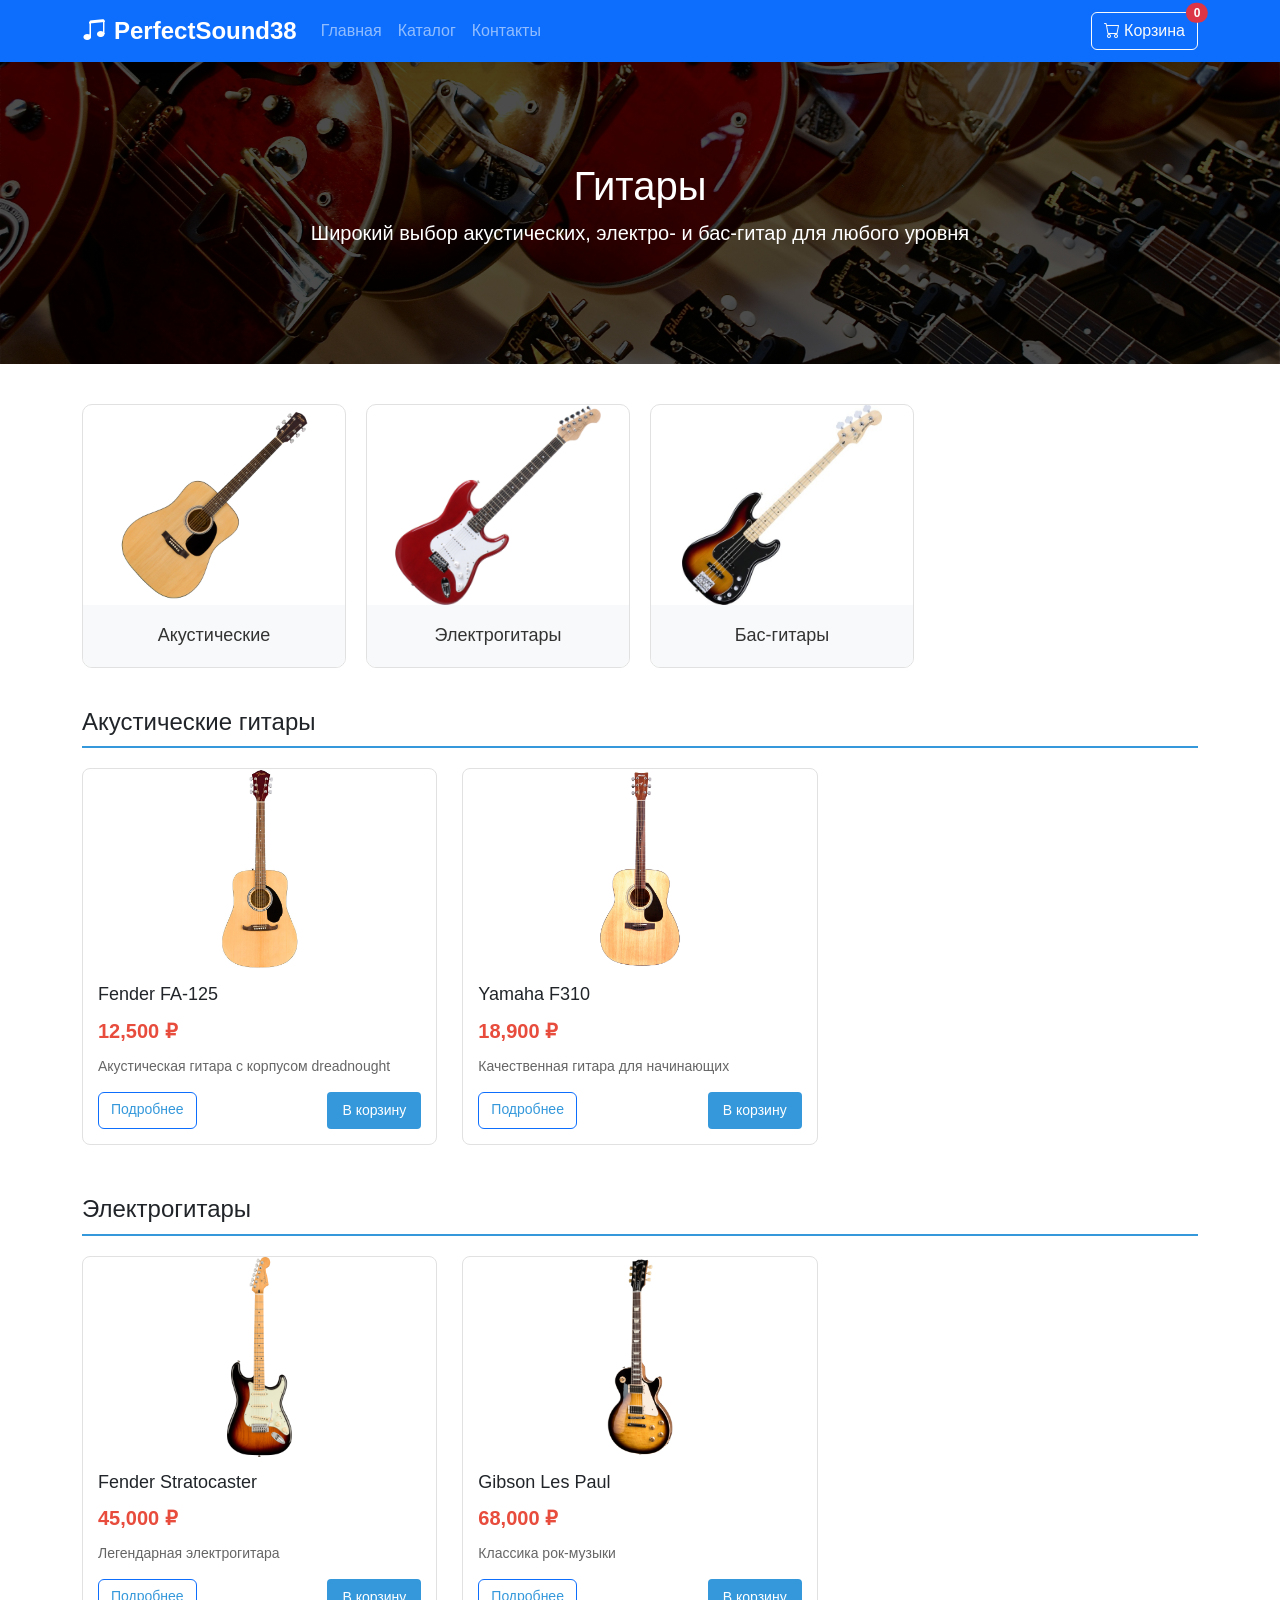
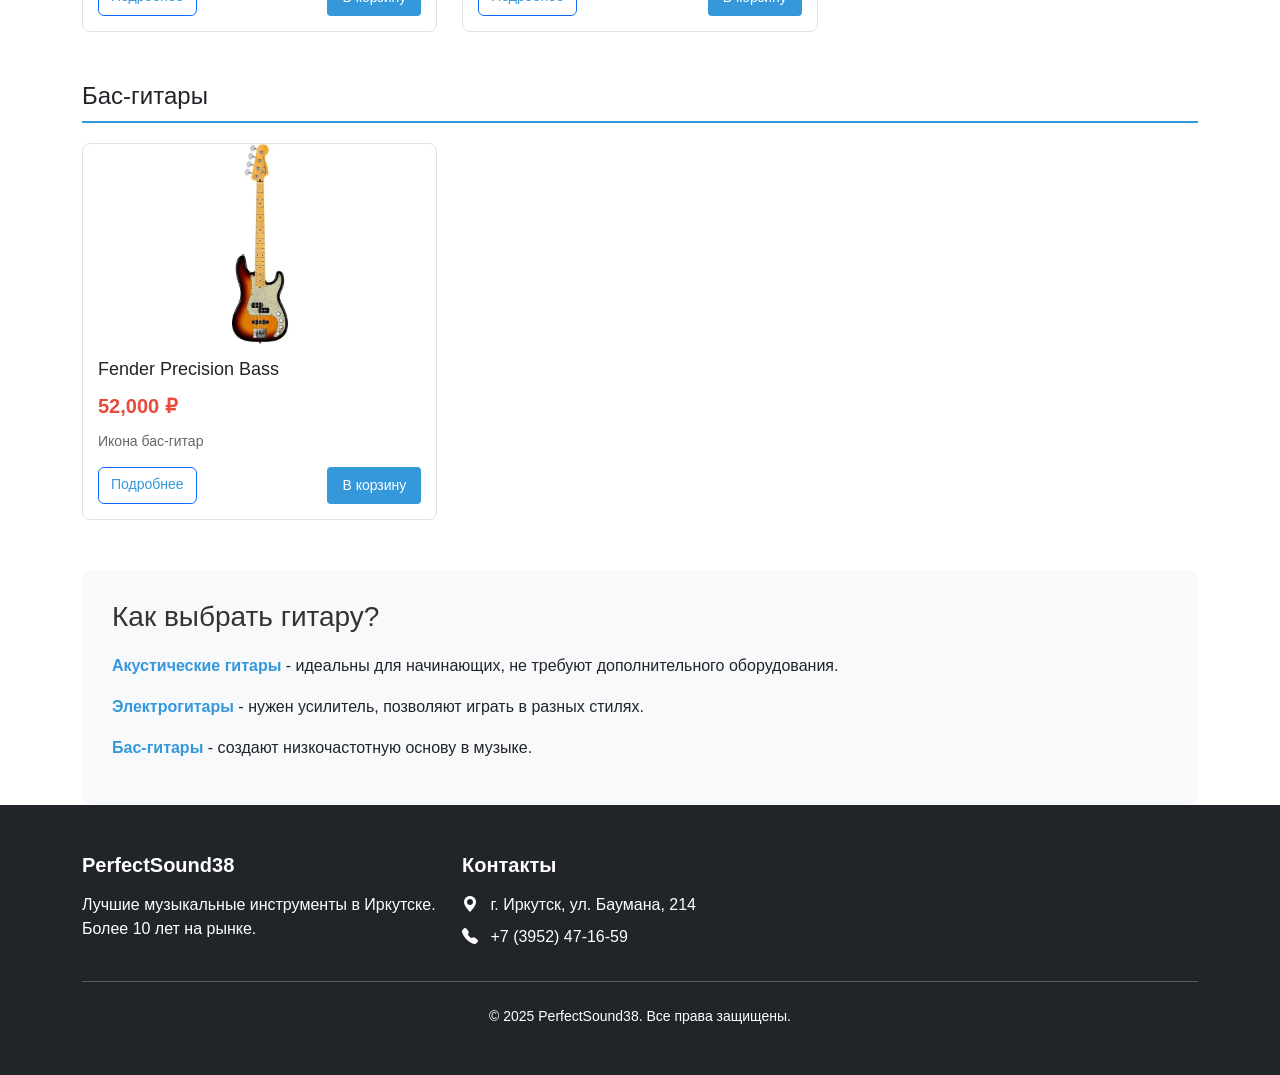
<file: Сайт/guitars.html>
<!DOCTYPE html>
<html lang="ru">
<head>
    <meta charset="UTF-8">
    <meta name="viewport" content="width=device-width, initial-scale=1.0">
    <title>Гитары - PerfectSound38</title>
    <link href="https://cdn.jsdelivr.net/npm/bootstrap@5.3.0/dist/css/bootstrap.min.css" rel="stylesheet">
    <link rel="stylesheet" href="https://cdn.jsdelivr.net/npm/bootstrap-icons@1.10.0/font/bootstrap-icons.css">
    <link rel="stylesheet" href="css/style.css">
    <link rel="stylesheet" href="css/guitars.css">
</head>
<body>
    <nav class="navbar navbar-expand-lg navbar-dark bg-primary sticky-top">
        <div class="container">
            <a class="navbar-brand fw-bold" href="index.html">
                <i class="bi bi-music-note-beamed me-2"></i>PerfectSound38
            </a>
            <button class="navbar-toggler" type="button" data-bs-toggle="collapse" data-bs-target="#navbarNav">
                <span class="navbar-toggler-icon"></span>
            </button>
            <div class="collapse navbar-collapse" id="navbarNav">
                <ul class="navbar-nav me-auto">
                    <li class="nav-item">
                        <a class="nav-link" href="index.html">Главная</a>
                    </li>
                    <li class="nav-item">
                        <a class="nav-link" href="catalog.html">Каталог</a>
                    </li>
                    <li class="nav-item">
                        <a class="nav-link" href="contacts.html">Контакты</a>
                    </li>
                </ul>
                <div class="d-flex">
                    <a href="cart.html" class="btn btn-outline-light position-relative">
                        <i class="bi bi-cart"></i> Корзина
                        <span id="cart-count" class="position-absolute top-0 start-100 translate-middle badge rounded-pill bg-danger">0</span>
                    </a>
                </div>
            </div>
        </div>
    </nav>

    <section class="category-header">
        <div class="container">
            <h1>Гитары</h1>
            <p class="lead">Широкий выбор акустических, электро- и бас-гитар для любого уровня</p>
        </div>
    </section>

    <main class="container">
        <div class="subcategories">
            <a href="#acoustic" class="subcategory-card">
                <img src="images/acoustic.jpg" alt="Акустические гитары" class="subcategory-image">
                <h3 class="subcategory-title">Акустические</h3>
            </a>
            <a href="#electric" class="subcategory-card">
                <img src="images/electric.jpg" alt="Электрогитары" class="subcategory-image">
                <h3 class="subcategory-title">Электрогитары</h3>
            </a>
            <a href="#bass" class="subcategory-card">
                <img src="images/bass.jpg" alt="Бас-гитары" class="subcategory-image">
                <h3 class="subcategory-title">Бас-гитары</h3>
            </a>
        </div>

        <section id="acoustic" class="category-section">
            <h2>Акустические гитары</h2>
            <div class="products-grid" id="acoustic-guitars-grid">
                <!-- Товары будут загружены через JS -->
            </div>
        </section>

        <section id="electric" class="category-section">
            <h2>Электрогитары</h2>
            <div class="products-grid" id="electric-guitars-grid">
                <!-- Товары будут загружены через JS -->
            </div>
        </section>

        <section id="bass" class="category-section">
            <h2>Бас-гитары</h2>
            <div class="products-grid" id="bass-guitars-grid">
                <!-- Товары будут загружены через JS -->
            </div>
        </section>

        <div class="guitar-types-info">
            <h3>Как выбрать гитару?</h3>
            <div class="info-content">
                <p><strong>Акустические гитары</strong> - идеальны для начинающих, не требуют дополнительного оборудования.</p>
                <p><strong>Электрогитары</strong> - нужен усилитель, позволяют играть в разных стилях.</p>
                <p><strong>Бас-гитары</strong> - создают низкочастотную основу в музыке.</p>
            </div>
        </div>
    </main>

    <footer class="bg-dark text-white py-5">
        <div class="container">
            <div class="row">
                <div class="col-md-4 mb-4 mb-md-0">
                    <h5 class="fw-bold mb-3">PerfectSound38</h5>
                    <p>Лучшие музыкальные инструменты в Иркутске. Более 10 лет на рынке.</p>
                </div>
                <div class="col-md-3">
                    <h5 class="fw-bold mb-3">Контакты</h5>
                    <p class="mb-2"><i class="bi bi-geo-alt-fill me-2"></i> г. Иркутск, ул. Баумана, 214</p>
                    <p class="mb-2"><i class="bi bi-telephone-fill me-2"></i> +7 (3952) 47-16-59</p>
                </div>
            </div>
            <hr class="my-4">
            <div class="text-center">
                <p class="mb-0 small">&copy; 2025 PerfectSound38. Все права защищены.</p>
            </div>
        </div>
    </footer>

    <script src="https://cdn.jsdelivr.net/npm/bootstrap@5.3.0/dist/js/bootstrap.bundle.min.js"></script>
    <script src="js/script.js"></script>
    <script src="js/guitars.js"></script>
</body>
</html>
</file>
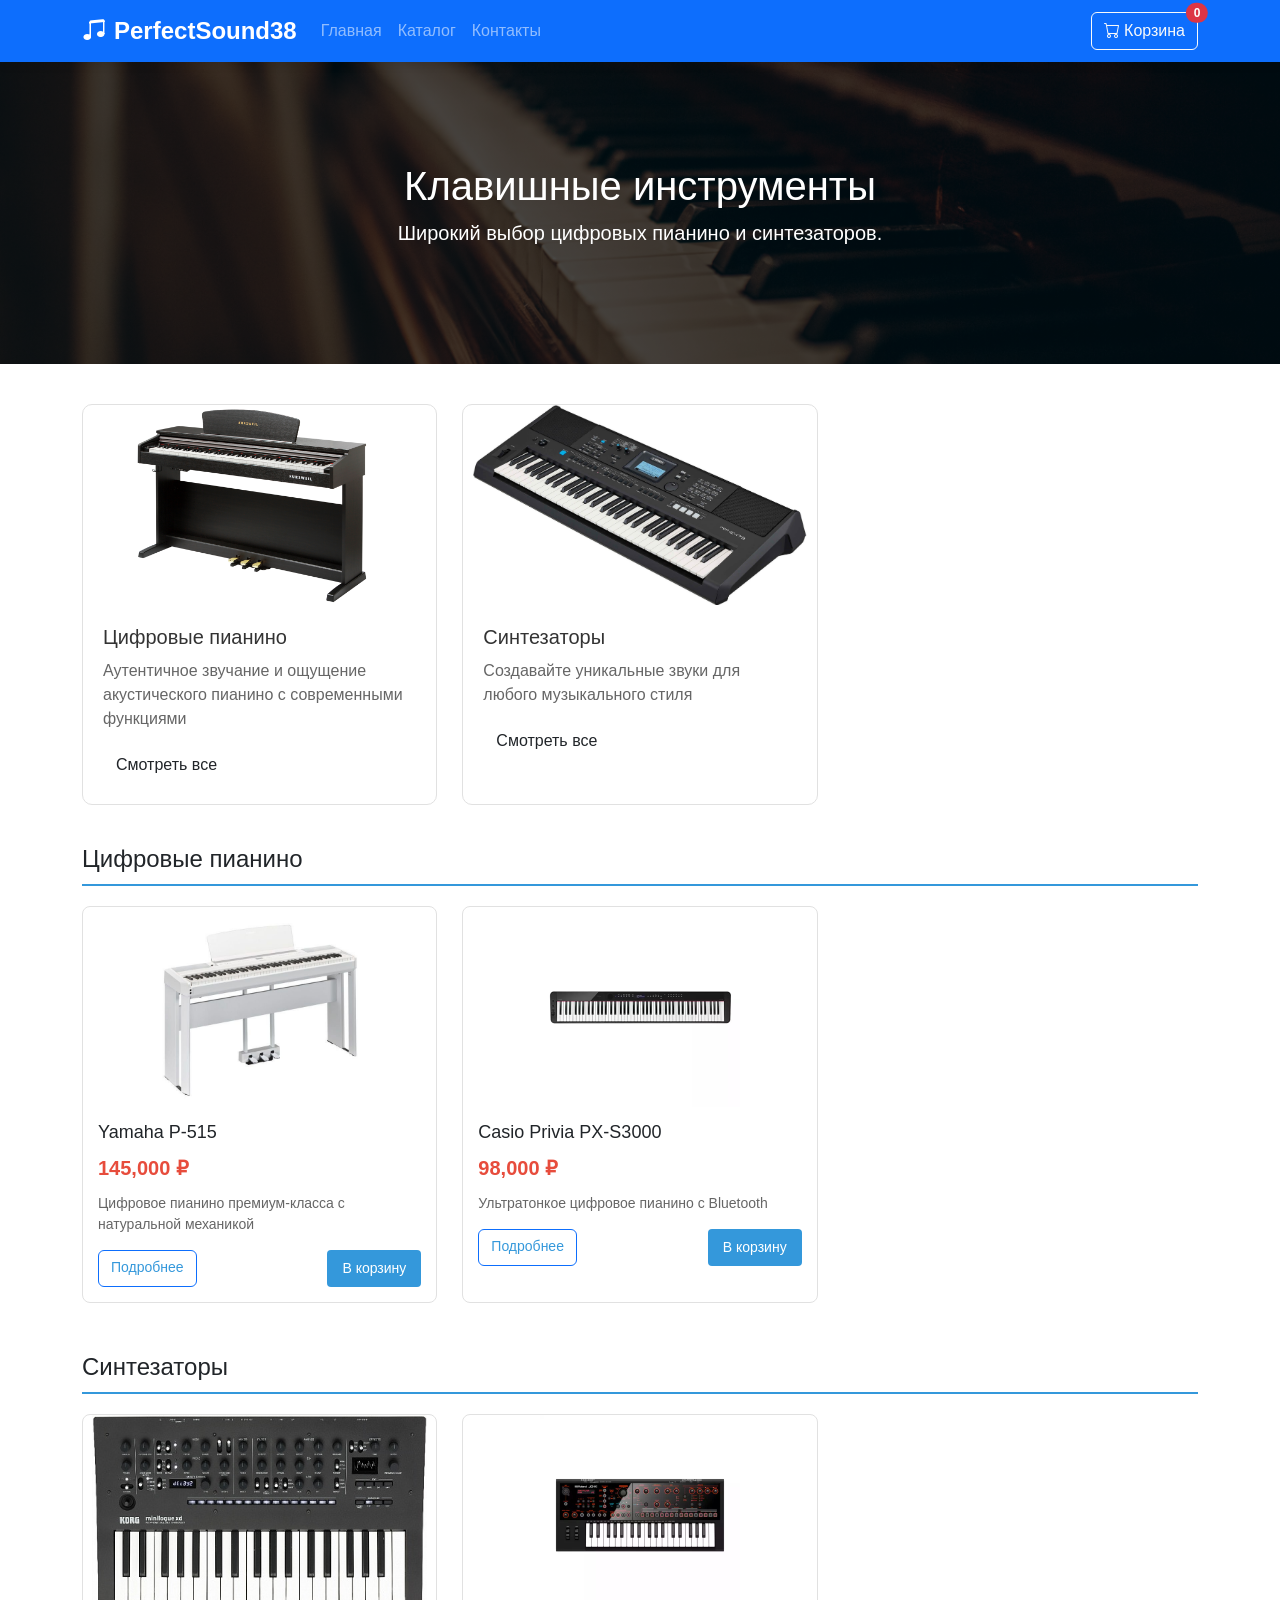
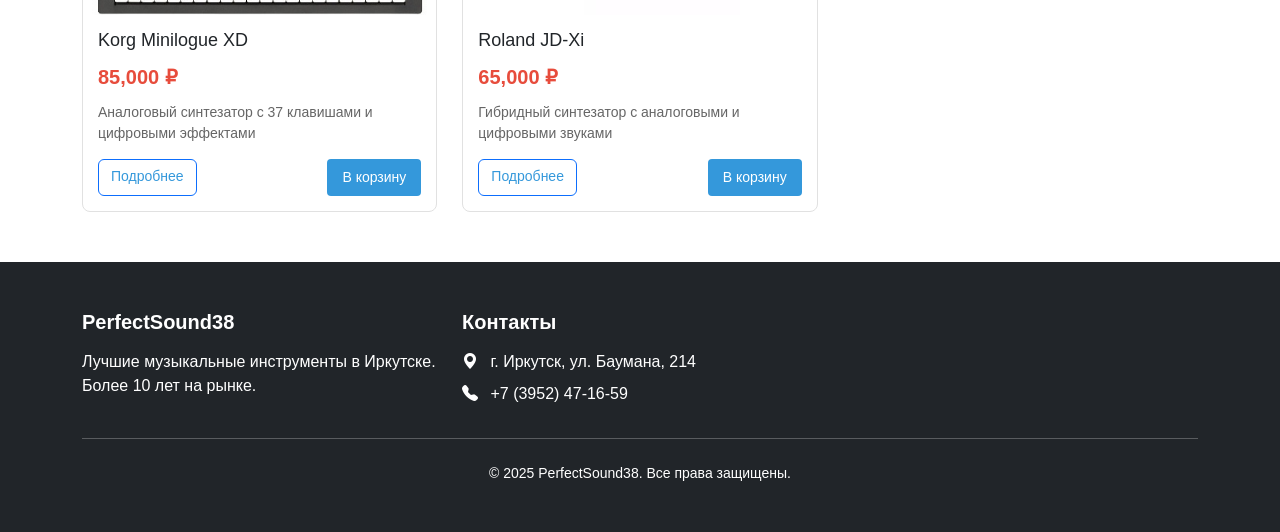
<file: Сайт/keyboards.html>
<!DOCTYPE html>
<html lang="ru">
<head>
    <meta charset="UTF-8">
    <meta name="viewport" content="width=device-width, initial-scale=1.0">
    <title>Клавишные инструменты - PerfectSound38</title>
    <link href="https://cdn.jsdelivr.net/npm/bootstrap@5.3.0/dist/css/bootstrap.min.css" rel="stylesheet">
    <link rel="stylesheet" href="https://cdn.jsdelivr.net/npm/bootstrap-icons@1.10.0/font/bootstrap-icons.css">
    <link rel="stylesheet" href="css/style.css">
    <link rel="stylesheet" href="css/keyboards.css">
</head>
<body>
    <nav class="navbar navbar-expand-lg navbar-dark bg-primary sticky-top">
        <div class="container">
            <a class="navbar-brand fw-bold" href="index.html">
                <i class="bi bi-music-note-beamed me-2"></i>PerfectSound38
            </a>
            <button class="navbar-toggler" type="button" data-bs-toggle="collapse" data-bs-target="#navbarNav">
                <span class="navbar-toggler-icon"></span>
            </button>
            <div class="collapse navbar-collapse" id="navbarNav">
                <ul class="navbar-nav me-auto">
                    <li class="nav-item">
                        <a class="nav-link" href="index.html">Главная</a>
                    </li>
                    <li class="nav-item">
                        <a class="nav-link" href="catalog.html">Каталог</a>
                    </li>
                    <li class="nav-item">
                        <a class="nav-link" href="contacts.html">Контакты</a>
                    </li>
                </ul>
                <div class="d-flex">
                    <a href="cart.html" class="btn btn-outline-light position-relative">
                        <i class="bi bi-cart"></i> Корзина
                        <span id="cart-count" class="position-absolute top-0 start-100 translate-middle badge rounded-pill bg-danger">0</span>
                    </a>
                </div>
            </div>
        </div>
    </nav>

    <section class="category-header">
        <div class="container">
            <h1>Клавишные инструменты</h1>
            <p class="lead">Широкий выбор цифровых пианино и синтезаторов.</p>
        </div>
    </section>

    <main class="container">
        <div class="keyboard-types">
            <a href="#digital-pianos" class="keyboard-type-card">
                <img src="images/piano.jpg" alt="Цифровые пианино" class="keyboard-type-image">
                <div class="keyboard-type-content">
                    <h3 class="keyboard-type-title">Цифровые пианино</h3>
                    <p class="keyboard-type-description">Аутентичное звучание и ощущение акустического пианино с современными функциями</p>
                    <span class="btn">Смотреть все</span>
                </div>
            </a>
            <a href="#synthesizers" class="keyboard-type-card">
                <img src="images/synth.jpg" alt="Синтезаторы" class="keyboard-type-image">
                <div class="keyboard-type-content">
                    <h3 class="keyboard-type-title">Синтезаторы</h3>
                    <p class="keyboard-type-description">Создавайте уникальные звуки для любого музыкального стиля</p>
                    <span class="btn">Смотреть все</span>
                </div>
            </a>
        </div>

        <section id="digital-pianos" class="category-section">
            <h2>Цифровые пианино</h2>
            <div class="products-grid" id="digital-pianos-grid">
                <!-- Товары будут загружены через JS -->
            </div>
        </section>

        <section id="synthesizers" class="category-section">
            <h2>Синтезаторы</h2>
            <div class="products-grid" id="synthesizers-grid">
                <!-- Товары будут загружены через JS -->
            </div>
        </section>
    </main>

    <footer class="bg-dark text-white py-5">
        <div class="container">
            <div class="row">
                <div class="col-md-4 mb-4 mb-md-0">
                    <h5 class="fw-bold mb-3">PerfectSound38</h5>
                    <p>Лучшие музыкальные инструменты в Иркутске. Более 10 лет на рынке.</p>
                </div>
                <div class="col-md-3">
                    <h5 class="fw-bold mb-3">Контакты</h5>
                    <p class="mb-2"><i class="bi bi-geo-alt-fill me-2"></i> г. Иркутск, ул. Баумана, 214</p>
                    <p class="mb-2"><i class="bi bi-telephone-fill me-2"></i> +7 (3952) 47-16-59</p>
                </div>
            </div>
            <hr class="my-4">
            <div class="text-center">
                <p class="mb-0 small">&copy; 2025 PerfectSound38. Все права защищены.</p>
            </div>
        </div>
    </footer>

    <script src="https://cdn.jsdelivr.net/npm/bootstrap@5.3.0/dist/js/bootstrap.bundle.min.js"></script>
    <script src="js/script.js"></script>
    <script src="js/keyboards.js"></script>
</body>
</html>
</file>
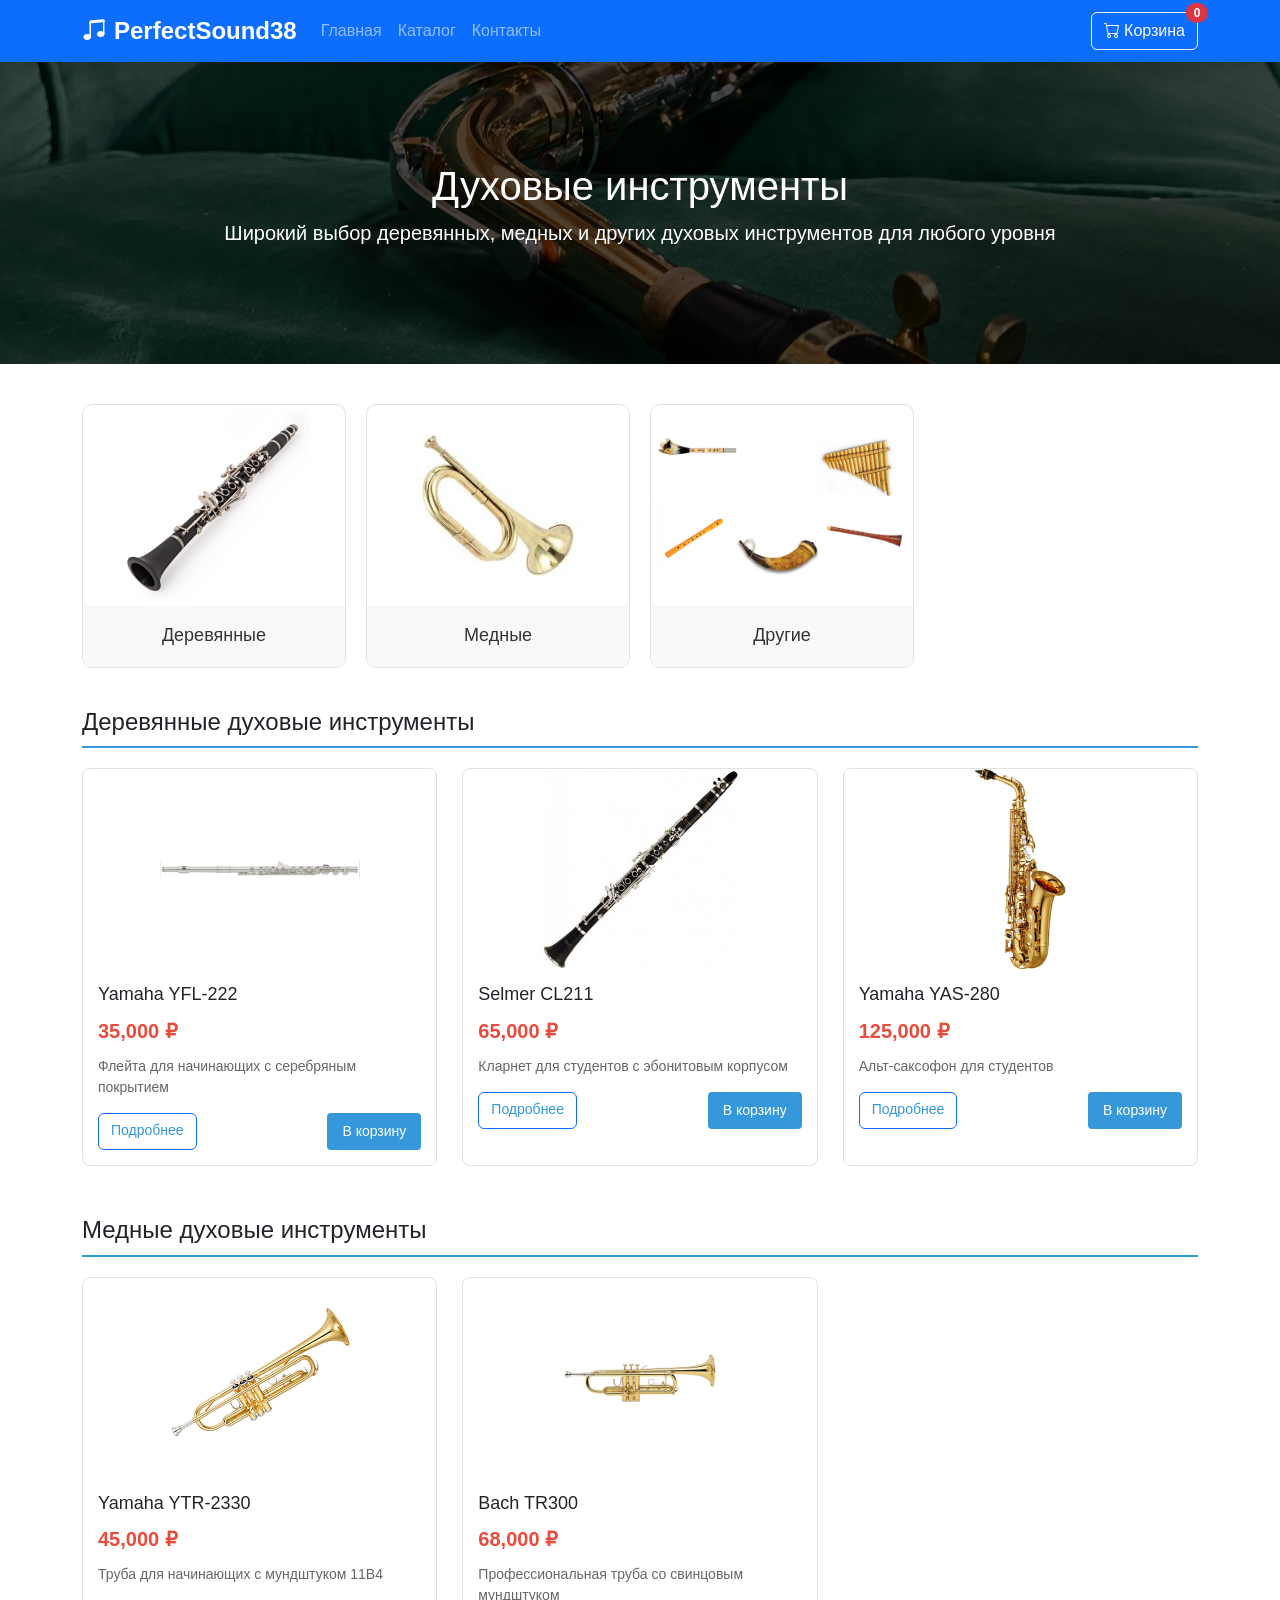
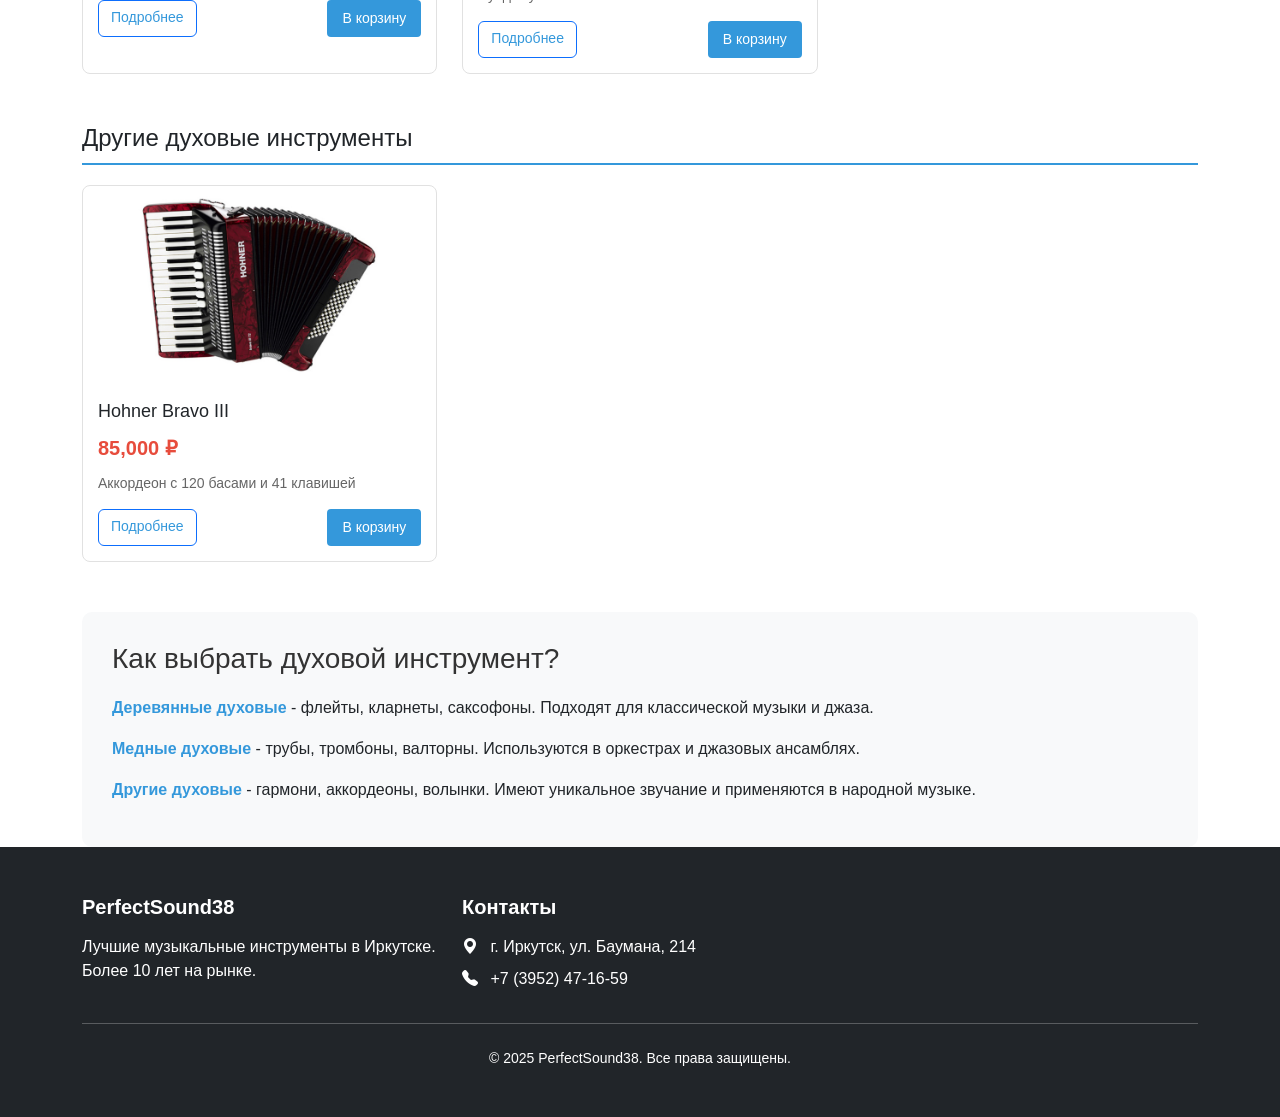
<file: Сайт/wind.html>
<!DOCTYPE html>

<html lang="ru">

<head>

<meta charset="UTF-8">

<meta name="viewport" content="width=device-width, initial-scale=1.0">

<title>Духовые инструменты - PerfectSound38</title>

<link href="https://cdn.jsdelivr.net/npm/bootstrap@5.3.0/dist/css/bootstrap.min.css" rel="stylesheet">

<link rel="stylesheet" href="https://cdn.jsdelivr.net/npm/bootstrap-icons@1.10.0/font/bootstrap-icons.css">

<link rel="stylesheet" href="css/style.css">

<link rel="stylesheet" href="css/wind.css">

</head>

<body>

<nav class="navbar navbar-expand-lg navbar-dark bg-primary sticky-top">

<div class="container">

<a class="navbar-brand fw-bold" href="index.html">

<i class="bi bi-music-note-beamed me-2"></i>PerfectSound38

</a>

<button class="navbar-toggler" type="button" data-bs-toggle="collapse" data-bs-target="#navbarNav">

<span class="navbar-toggler-icon"></span>

</button>

<div class="collapse navbar-collapse" id="navbarNav">

<ul class="navbar-nav me-auto">

<li class="nav-item">

<a class="nav-link" href="index.html">Главная</a>

</li>

<li class="nav-item">

<a class="nav-link" href="catalog.html">Каталог</a>

</li>

<li class="nav-item">

<a class="nav-link" href="contacts.html">Контакты</a>

</li>

</ul>

<div class="d-flex">

<a href="cart.html" class="btn btn-outline-light position-relative">

<i class="bi bi-cart"></i> Корзина

<span id="cart-count" class="position-absolute top-0 start-100 translate-middle badge rounded-pill bg-danger">0</span>

</a>

</div>

</div>

</div>

</nav>

<section class="category-header">

<div class="container">

<h1>Духовые инструменты</h1>

<p class="lead">Широкий выбор деревянных, медных и других духовых инструментов для любого уровня</p>

</div>

</section>

<main class="container">

<div class="subcategories">

<a href="#woodwind" class="subcategory-card">

<img src="images/wood.jpg" alt="Деревянные духовые" class="subcategory-image">

<h3 class="subcategory-title">Деревянные</h3>

</a>

<a href="#brass" class="subcategory-card">

<img src="images/brass.jpg" alt="Медные духовые" class="subcategory-image">

<h3 class="subcategory-title">Медные</h3>

</a>

<a href="#other-wind" class="subcategory-card">

<img src="images/other.jpg" alt="Другие духовые" class="subcategory-image">

<h3 class="subcategory-title">Другие</h3>

</a>

</div>

<section id="woodwind" class="category-section">

<h2>Деревянные духовые инструменты</h2>

<div class="products-grid" id="woodwind-grid">

<!-- Товары будут загружены через JS -->

</div>

</section>

<section id="brass" class="category-section">

<h2>Медные духовые инструменты</h2>

<div class="products-grid" id="brass-grid">

<!-- Товары будут загружены через JS -->

</div>

</section>

<section id="other-wind" class="category-section">

<h2>Другие духовые инструменты</h2>

<div class="products-grid" id="other-wind-grid">

<!-- Товары будут загружены через JS -->

</div>

</section>

<div class="wind-types-info">

<h3>Как выбрать духовой инструмент?</h3>

<div class="info-content">

<p><strong>Деревянные духовые</strong> - флейты, кларнеты, саксофоны. Подходят для классической музыки и джаза.</p>

<p><strong>Медные духовые</strong> - трубы, тромбоны, валторны. Используются в оркестрах и джазовых ансамблях.</p>

<p><strong>Другие духовые</strong> - гармони, аккордеоны, волынки. Имеют уникальное звучание и применяются в народной музыке.</p>

</div>

</div>

</main>

<footer class="bg-dark text-white py-5">

<div class="container">

<div class="row">

<div class="col-md-4 mb-4 mb-md-0">

<h5 class="fw-bold mb-3">PerfectSound38</h5>

<p>Лучшие музыкальные инструменты в Иркутске. Более 10 лет на рынке.</p>

</div>

<div class="col-md-3">

<h5 class="fw-bold mb-3">Контакты</h5>

<p class="mb-2"><i class="bi bi-geo-alt-fill me-2"></i> г. Иркутск, ул. Баумана, 214</p>

<p class="mb-2"><i class="bi bi-telephone-fill me-2"></i> +7 (3952) 47-16-59</p>

</div>

</div>

<hr class="my-4">

<div class="text-center">

<p class="mb-0 small">&copy; 2025 PerfectSound38. Все права защищены.</p>

</div>

</div>

</footer>

<script src="https://cdn.jsdelivr.net/npm/bootstrap@5.3.0/dist/js/bootstrap.bundle.min.js"></script>

<script src="js/script.js"></script>

<script src="js/wind.js"></script>

</body>

</html>
</file>
<file: Сайт/admin/css/admin.css>
/* Основные стили админ-панели */
.admin-body {
    font-family: 'Roboto', sans-serif;
    background-color: #f5f7fa;
    color: #333;
    margin: 0;
    padding: 0;
}

.admin-container {
    display: flex;
    min-height: 100vh;
}

/* Боковое меню */
.admin-sidebar {
    width: 250px;
    background: #2c3e50;
    color: white;
    padding: 20px 0;
    position: fixed;
    height: 100vh;
    overflow-y: auto;
    z-index: 1000;
}

.admin-logo {
    padding: 0 20px 20px;
    border-bottom: 1px solid rgba(255,255,255,0.1);
    margin-bottom: 20px;
    text-align: center;
}

.admin-logo i {
    font-size: 2.5rem;
    display: block;
    margin-bottom: 10px;
    color: #3498db;
}

.admin-logo span {
    font-size: 1.2rem;
    font-weight: bold;
    display: block;
}

.admin-logo small {
    font-size: 0.8rem;
    opacity: 0.7;
}

.admin-nav ul {
    list-style: none;
    padding: 0;
    margin: 0;
}

.admin-nav li {
    margin-bottom: 5px;
}

.admin-nav a {
    color: white;
    text-decoration: none;
    padding: 12px 20px;
    display: block;
    transition: all 0.3s;
    cursor: pointer;
}

.admin-nav a:hover, .admin-nav li.active a {
    background: rgba(255,255,255,0.1);
    border-left: 4px solid #3498db;
}

.admin-nav i {
    margin-right: 10px;
    width: 20px;
    text-align: center;
}

/* Основной контент */
.admin-main {
    flex: 1;
    margin-left: 250px;
    padding: 20px;
    background: #f5f7fa;
    min-height: 100vh;
}

.admin-header {
    display: flex;
    justify-content: space-between;
    align-items: center;
    padding: 20px;
    background: white;
    border-radius: 10px;
    margin-bottom: 20px;
    box-shadow: 0 2px 5px rgba(0,0,0,0.05);
}

.admin-header h1 {
    margin: 0;
    font-size: 1.5rem;
    color: #333;
}

.admin-user {
    display: flex;
    align-items: center;
    gap: 10px;
}

.admin-user img {
    width: 40px;
    height: 40px;
    border-radius: 50%;
    object-fit: cover;
    border: 2px solid #3498db;
}

/* Карточки статистики */
.admin-card {
    padding: 25px;
    border-radius: 10px;
    margin-bottom: 20px;
    position: relative;
    overflow: hidden;
    box-shadow: 0 4px 6px rgba(0,0,0,0.1);
    transition: transform 0.3s;
    cursor: default;
}

.admin-card:hover {
    transform: translateY(-5px);
}

.admin-card h3 {
    font-size: 1rem;
    margin-bottom: 10px;
    opacity: 0.9;
}

.admin-card p {
    font-size: 2rem;
    font-weight: bold;
    margin-bottom: 0;
}

.admin-card i {
    position: absolute;
    right: 20px;
    top: 50%;
    transform: translateY(-50%);
    font-size: 3.5rem;
    opacity: 0.2;
}

/* Таблицы */
.admin-section {
    background: white;
    padding: 20px;
    border-radius: 10px;
    box-shadow: 0 2px 5px rgba(0,0,0,0.05);
}

.admin-section h2 {
    font-size: 1.3rem;
    margin-bottom: 20px;
    color: #333;
}

.admin-table {
    background: white;
    border-radius: 8px;
    overflow: hidden;
    width: 100%;
}

.admin-table th {
    background: #f8f9fa;
    padding: 15px;
    font-weight: 600;
    color: #555;
    border-bottom: 2px solid #dee2e6;
}

.admin-table td {
    padding: 15px;
    vertical-align: middle;
    border-bottom: 1px solid #eee;
}

.admin-table tr:hover {
    background: #f8f9fa;
}

/* Статусы заказов */
.status-badge {
    padding: 5px 12px;
    border-radius: 20px;
    font-size: 0.85rem;
    font-weight: 500;
    display: inline-block;
}

.status-new {
    background: #d4edda;
    color: #155724;
}

.status-processing {
    background: #fff3cd;
    color: #856404;
}

.status-completed {
    background: #cce5ff;
    color: #004085;
}

.status-shipped {
    background: #d1ecf1;
    color: #0c5460;
}

.status-cancelled {
    background: #f8d7da;
    color: #721c24;
}

/* Кнопки действий */
.btn-action {
    padding: 5px 12px;
    font-size: 0.85rem;
    margin: 0 3px;
    border-radius: 5px;
    transition: all 0.3s;
}

.btn-action:hover {
    transform: translateY(-2px);
    box-shadow: 0 2px 5px rgba(0,0,0,0.2);
}

/* Поиск */
.admin-search {
    width: 300px;
}

.admin-search .input-group {
    box-shadow: 0 2px 5px rgba(0,0,0,0.05);
}

/* Пагинация */
.pagination {
    margin-top: 20px;
}

.page-link {
    color: #3498db;
    border: none;
    padding: 8px 15px;
    margin: 0 3px;
    border-radius: 5px;
}

.page-item.active .page-link {
    background: #3498db;
    color: white;
}

.page-item.disabled .page-link {
    color: #999;
}

/* Адаптивность */
@media (max-width: 768px) {
    .admin-sidebar {
        width: 60px;
        overflow: visible;
    }
    
    .admin-logo span,
    .admin-logo small,
    .admin-nav a span {
        display: none;
    }
    
    .admin-nav i {
        margin-right: 0;
        font-size: 1.2rem;
    }
    
    .admin-main {
        margin-left: 60px;
    }
    
    .admin-card p {
        font-size: 1.2rem;
    }
}
</file>
<file: Сайт/css/cart.css>
/* Стили для корзины */
        .cart-item-img {
            width: 80px;
            height: 80px;
            object-fit: contain;
            background-color: #f8f9fa;
            padding: 5px;
            border-radius: 4px;
            border: 1px solid #dee2e6;
        }
        
        .cart-item {
            padding: 15px 0;
            border-bottom: 1px solid #eee;
        }
        
        .cart-summary {
            max-width: 400px;
            margin-left: auto;
        }
        
        .quantity-control {
            display: flex;
            align-items: center;
            gap: 10px;
        }
        
        .quantity-btn {
            width: 30px;
            height: 30px;
            display: flex;
            align-items: center;
            justify-content: center;
            padding: 0;
        }
        
        /* Адаптивность */
        @media (max-width: 768px) {
            .cart-item-img {
                width: 60px;
                height: 60px;
            }
            
            .cart-summary {
                max-width: 100%;
            }
        }
</file>
<file: Сайт/css/style.css>
:root {
    --primary-color: #0d6efd;
    --secondary-color: #6c757d;
    --dark-color: #212529;
    --light-color: #f8f9fa;
    --danger-color: #dc3545;
    --success-color: #198754;
}

body {
    font-family: 'Roboto', sans-serif;
    color: var(--dark-color);
    background-color: #fff;
    margin: 0; 
}

/* Навигация */
.navbar {
    box-shadow: 0 2px 10px rgba(0, 0, 0, 0.1);
}

.navbar-brand {
    font-size: 1.5rem;
}

/* Герой-баннер */
.hero-banner {
    background: linear-gradient(rgba(0, 0, 0, 0.7), rgba(0, 0, 0, 0.7)), url('../images/hero-bg.jpg');
    background-size: cover;
    background-position: center;
    color: white;
    padding: 100px 0;
    text-align: center;
    margin-bottom: 40px;
}
/* Карусель товаров */
.products-carousel {
    display: flex;
    overflow-x: auto;
    scroll-snap-type: x mandatory;
    gap: 20px;
    padding-bottom: 20px;
    -webkit-overflow-scrolling: touch;
}

.products-carousel::-webkit-scrollbar {
    height: 8px;
}

.products-carousel::-webkit-scrollbar-track {
    background: #f1f1f1;
    border-radius: 10px;
}

.products-carousel::-webkit-scrollbar-thumb {
    background: #888;
    border-radius: 10px;
}

.products-carousel::-webkit-scrollbar-thumb:hover {
    background: #555;
}

.product-card-carousel {
    min-width: 200px;
    scroll-snap-align: start;
    transition: transform 0.3s ease;
    border-radius: 0.5rem;
    overflow: hidden;
}

.product-card-carousel:hover {
    transform: translateY(-5px);
}

.product-card-carousel .card-img-top {
    height: 150px;
    object-fit: contain;
    background-color: #f8f9fa;
    padding: 15px;
}

/* Модальное окно товара */
.product-modal-img {
    max-height: 300px;
    object-fit: contain;
}

/* Подвал */
footer {
    background-color: var(--dark-color);
}

footer a {
    text-decoration: none;
    transition: color 0.3s ease;
}

footer a:hover {
    color: white !important;
}

.social-links a {
    transition: opacity 0.3s ease;
}

.social-links a:hover {
    opacity: 0.8;
}

/* Адаптивные стили */
@media (max-width: 768px) {
    .hero-banner {
        padding: 3rem 0;
    }
    
    .hero-banner h1 {
        font-size: 2.5rem;
    }
    
    .product-card-carousel {
        min-width: 180px;
    }
}
</file>
<file: Сайт/css/catalog.css>
/* Стили для страницы каталога */
.catalog-header {
    background: linear-gradient(rgba(0,0,0,0.7), rgba(0,0,0,0.7)), url('../images/catalog-bg.jpg');
    background-size: cover;
    background-position: center;
    background-repeat: no-repeat;
    color: white;
    padding: 100px 0;
    text-align: center;
    margin-bottom: 40px;
}

.catalog-container {
    display: grid;
    grid-template-columns: 300px 1fr;
    gap: 30px;
}

.filter-sidebar {
    background: #f8f9fa;
    padding: 20px;
    border-radius: 8px;
    height: fit-content;
    position: sticky;
    top: 20px;
}

.filter-group {
    margin-bottom: 25px;
}

.filter-group h3 {
    margin-bottom: 15px;
    padding-bottom: 8px;
    border-bottom: 1px solid #ddd;
}

.filter-option {
    margin-bottom: 10px;
}

.filter-option label {
    display: flex;
    align-items: center;
    cursor: pointer;
}

.filter-option input {
    margin-right: 10px;
}

.price-range {
    display: flex;
    gap: 10px;
    margin-top: 10px;
}

.price-range input {
    width: 100%;
    padding: 8px;
    border: 1px solid #ddd;
    border-radius: 4px;
}

.filter-reset {
    background: none;
    border: none;
    color: #3498db;
    cursor: pointer;
    padding: 0;
    font-size: 14px;
}

.catalog-content {
    display: flex;
    flex-direction: column;
}

.sort-options {
    display: flex;
    justify-content: space-between;
    align-items: center;
    margin-bottom: 20px;
    padding: 15px;
    background: #f8f9fa;
    border-radius: 8px;
}

.sort-select {
    padding: 8px 15px;
    border: 1px solid #ddd;
    border-radius: 4px;
}

.products-found {
    color: #666;
}

.products-grid {
    display: grid;
    grid-template-columns: repeat(auto-fill, minmax(280px, 1fr));
    gap: 25px;
}

.product-card {
    border: 1px solid #e1e1e1;
    border-radius: 8px;
    overflow: hidden;
    transition: all 0.3s ease;
    background: white;
}

.product-card:hover {
    transform: translateY(-5px);
    box-shadow: 0 10px 20px rgba(0,0,0,0.1);
}

.product-image {
    width: 100%;
    height: 300px;
    object-fit: contain;
}

.product-info {
    padding: 15px;
}

.product-title {
    margin: 0 0 10px 0;
    font-size: 18px;
}

.product-price {
    font-weight: bold;
    color: #e74c3c;
    font-size: 20px;
    margin-bottom: 10px;
}

.product-category {
    display: inline-block;
    background: #f1f1f1;
    padding: 3px 8px;
    border-radius: 4px;
    font-size: 12px;
    color: #666;
    margin-bottom: 10px;
}

.product-actions {
    display: flex;
    justify-content: space-between;
    margin-top: 15px;
}

.view-product {
    color: #3498db;
    text-decoration: none;
    font-size: 14px;
}

.add-to-cart {
    background: #3498db;
    color: white;
    border: none;
    padding: 8px 15px;
    border-radius: 4px;
    cursor: pointer;
    font-size: 14px;
}

.pagination {
    display: flex;
    justify-content: center;
    margin-top: 40px;
    gap: 10px;
}

.page-btn {
    padding: 8px 15px;
    border: 1px solid #ddd;
    background: white;
    border-radius: 4px;
    cursor: pointer;
}

.page-btn.active {
    background: #3498db;
    color: white;
    border-color: #3498db;
}

@media (max-width: 992px) {
    .catalog-container {
        grid-template-columns: 1fr;
    }
    
    .filter-sidebar {
        position: static;
    }
}
</file>
<file: Сайт/css/checkout.css>
/* Стили для страницы оформления заказа */
.checkout-container {
    display: grid;
    grid-template-columns: 1fr 1fr;
    gap: 30px;
    margin-top: 30px;
}

.checkout-summary {
    background-color: #f9f9f9;
    padding: 20px;
    border-radius: 5px;
}

.form-group {
    margin-bottom: 20px;
}

.form-group label {
    display: block;
    margin-bottom: 5px;
    font-weight: bold;
}

.form-group input,
.form-group select,
.form-group textarea {
    width: 100%;
    padding: 10px;
    border: 1px solid #ddd;
    border-radius: 4px;
    font-size: 16px;
}

.payment-methods {
    margin: 20px 0;
}

.payment-method {
    display: flex;
    align-items: center;
    margin-bottom: 10px;
}

.payment-method input {
    margin-right: 10px;
}

.submit-order {
    background-color: #2ecc71;
    color: white;
    border: none;
    padding: 12px 20px;
    font-size: 16px;
    border-radius: 4px;
    cursor: pointer;
    width: 100%;
}

.order-items {
    margin-bottom: 20px;
}

.order-item {
    display: flex;
    justify-content: space-between;
    margin-bottom: 10px;
    padding-bottom: 10px;
    border-bottom: 1px solid #eee;
}

.order-totals {
    margin-top: 20px;
}

.order-row {
    display: flex;
    justify-content: space-between;
    margin-bottom: 10px;
}

.order-row.total {
    font-weight: bold;
    font-size: 18px;
}

@media (max-width: 768px) {
    .checkout-container {
        grid-template-columns: 1fr;
    }
}
</file>
<file: Сайт/css/drums.css>
/* Стили для страницы ударных */
.category-header {
    background: linear-gradient(rgba(0,0,0,0.7), rgba(0,0,0,0.7)), url('../images/drums-bg.jpg');
    background-size: cover;
    background-position: center;
    color: white;
    padding: 100px 0;
    text-align: center;
    margin-bottom: 40px;
}

.subcategories {
    display: flex;
    gap: 20px;
    margin-bottom: 2rem;
    flex-wrap: wrap;
}

.subcategory-card {
    flex: 1;
    min-width: 200px;
    text-align: center;
    text-decoration: none;
    color: inherit;
}

.subcategory-image {
    width: 100%;
    height: 200px;
    object-fit: contain;
    border-radius: 8px;
}

.category-section {
    margin-bottom: 50px;
}

.category-section h2 {
    border-bottom: 2px solid #3498db;
    padding-bottom: 10px;
    margin-bottom: 20px;
    font-size: 24px;
}

.products-grid {
    display: grid;
    grid-template-columns: repeat(auto-fill, minmax(280px, 1fr));
    gap: 25px;
}

.product-card {
    border: 1px solid #e1e1e1;
    border-radius: 8px;
    overflow: hidden;
    transition: all 0.3s ease;
    background: white;
}

.product-card:hover {
    transform: translateY(-5px);
    box-shadow: 0 10px 20px rgba(0,0,0,0.1);
}

.product-image {
    width: 100%;
    height: 200px;
    object-fit: contain;
}

.product-info {
    padding: 15px;
}

.product-info h3 {
    margin: 0 0 10px 0;
    font-size: 18px;
}

.price {
    font-weight: bold;
    color: #e74c3c;
    font-size: 20px;
    margin-bottom: 10px;
}

.product-description {
    color: #666;
    font-size: 14px;
    margin-bottom: 15px;
}

.product-actions {
    display: flex;
    justify-content: space-between;
}

.view-product {
    color: #3498db;
    text-decoration: none;
    font-size: 14px;
}

.add-to-cart {
    background: #3498db;
    color: white;
    border: none;
    padding: 8px 15px;
    border-radius: 4px;
    cursor: pointer;
    font-size: 14px;
}

@media (max-width: 768px) {
    .subcategories {
        flex-direction: column;
    }
    
    .subcategory-card {
        width: 100%;
    }
}
</file>
<file: Сайт/css/guitars.css>
/* Специфичные стили для страницы гитар */
.category-header {
    background: linear-gradient(rgba(0,0,0,0.7), rgba(0,0,0,0.7)), url('../images/guitar-bg.jpg');
    background-size: cover;
    background-position: center;
    color: white;
    padding: 100px 0;
    text-align: center;
    margin-bottom: 40px;
}

.subcategories {
    display: grid;
    grid-template-columns: repeat(auto-fill, minmax(250px, 1fr));
    gap: 20px;
    margin: 40px 0;
}

.subcategory-card {
    border: 1px solid #e1e1e1;
    border-radius: 10px;
    overflow: hidden;
    transition: all 0.3s ease;
    text-decoration: none;
    color: #333;
}

.subcategory-card:hover {
    transform: translateY(-5px);
    box-shadow: 0 10px 20px rgba(0,0,0,0.1);
}

.subcategory-image {
    width: 100%;
    height: 200px;
    object-fit: contain;
}

.subcategory-title {
    padding: 20px;
    text-align: center;
    margin: 0;
    background: #f8f9fa;
    font-size: 18px;
}

.category-section {
    margin-bottom: 50px;
}

.category-section h2 {
    border-bottom: 2px solid #3498db;
    padding-bottom: 10px;
    margin-bottom: 20px;
    font-size: 24px;
}

.products-grid {
    display: grid;
    grid-template-columns: repeat(auto-fill, minmax(280px, 1fr));
    gap: 25px;
}

.product-card {
    border: 1px solid #e1e1e1;
    border-radius: 8px;
    overflow: hidden;
    transition: all 0.3s ease;
    background: white;
}

.product-card:hover {
    transform: translateY(-5px);
    box-shadow: 0 10px 20px rgba(0,0,0,0.1);
}

.product-image {
    width: 100%;
    height: 200px;
    object-fit: contain;
}

.product-info {
    padding: 15px;
}

.product-info h3 {
    margin: 0 0 10px 0;
    font-size: 18px;
}

.price {
    font-weight: bold;
    color: #e74c3c;
    font-size: 20px;
    margin-bottom: 10px;
}

.product-description {
    color: #666;
    font-size: 14px;
    margin-bottom: 15px;
}

.product-actions {
    display: flex;
    justify-content: space-between;
}

.view-product {
    color: #3498db;
    text-decoration: none;
    font-size: 14px;
}

.add-to-cart {
    background: #3498db;
    color: white;
    border: none;
    padding: 8px 15px;
    border-radius: 4px;
    cursor: pointer;
    font-size: 14px;
}

.guitar-types-info {
    background: #f8f9fa;
    padding: 30px;
    border-radius: 10px;
    margin-top: 40px;
}

.guitar-types-info h3 {
    margin-bottom: 20px;
    color: #333;
}

.info-content p {
    margin-bottom: 15px;
    line-height: 1.6;
}

.info-content strong {
    color: #3498db;
}
</file>
<file: Сайт/css/keyboards.css>
/* Специфичные стили для страницы клавишных */
.category-header {
    background: linear-gradient(rgba(0,0,0,0.7), rgba(0,0,0,0.7)), url('../images/keyboards-bg.jpg');
    background-size: cover;
    background-position: center;
    color: white;
    padding: 100px 0;
    text-align: center;
    margin-bottom: 40px;
}

.keyboard-types {
    display: grid;
    grid-template-columns: repeat(auto-fill, minmax(280px, 1fr));
    gap: 25px;
    margin: 40px 0;
}

.keyboard-type-card {
    border: 1px solid #e1e1e1;
    border-radius: 10px;
    overflow: hidden;
    transition: all 0.3s ease;
    text-decoration: none;
    color: #333;
    background: white;
}

.keyboard-type-card:hover {
    transform: translateY(-5px);
    box-shadow: 0 10px 20px rgba(0,0,0,0.1);
}

.keyboard-type-image {
    width: 100%;
    height: 200px;
    object-fit: contain;
}

.keyboard-type-content {
    padding: 20px;
}

.keyboard-type-title {
    margin: 0 0 10px 0;
    font-size: 20px;
}

.keyboard-type-description {
    color: #666;
    margin-bottom: 15px;
}

.category-section {
    margin-bottom: 50px;
}

.category-section h2 {
    border-bottom: 2px solid #3498db;
    padding-bottom: 10px;
    margin-bottom: 20px;
    font-size: 24px;
}

.products-grid {
    display: grid;
    grid-template-columns: repeat(auto-fill, minmax(280px, 1fr));
    gap: 25px;
}

.product-card {
    border: 1px solid #e1e1e1;
    border-radius: 8px;
    overflow: hidden;
    transition: all 0.3s ease;
    background: white;
}

.product-card:hover {
    transform: translateY(-5px);
    box-shadow: 0 10px 20px rgba(0,0,0,0.1);
}

.product-image {
    width: 100%;
    height: 200px;
    object-fit: contain;
}

.product-info {
    padding: 15px;
}

.product-info h3 {
    margin: 0 0 10px 0;
    font-size: 18px;
}

.price {
    font-weight: bold;
    color: #e74c3c;
    font-size: 20px;
    margin-bottom: 10px;
}

.product-description {
    color: #666;
    font-size: 14px;
    margin-bottom: 15px;
}

.product-actions {
    display: flex;
    justify-content: space-between;
}

.view-product {
    color: #3498db;
    text-decoration: none;
    font-size: 14px;
}

.add-to-cart {
    background: #3498db;
    color: white;
    border: none;
    padding: 8px 15px;
    border-radius: 4px;
    cursor: pointer;
    font-size: 14px;
}

@media (max-width: 768px) {
    .keyboard-types {
        grid-template-columns: 1fr;
    }
}
</file>
<file: Сайт/css/wind.css>
/* Специфичные стили для страницы духовых инструментов */

.category-header {
    background: linear-gradient(rgba(0,0,0,0.7), rgba(0,0,0,0.7)),
    url('../images/wind-bg.jpg');
    background-size: cover;
    background-position: center;
    color: white;
    padding: 100px 0;
    text-align: center;
    margin-bottom: 40px;
}

.subcategories {
    display: grid;
    grid-template-columns: repeat(auto-fill, minmax(250px, 1fr));
    gap: 20px;
    margin: 40px 0;
}

.subcategory-card {
    border: 1px solid #e1e1e1;
    border-radius: 10px;
    overflow: hidden;
    transition: all 0.3s ease;
    text-decoration: none;
    color: #333;
}

.subcategory-card:hover {
    transform: translateY(-5px);
    box-shadow: 0 10px 20px rgba(0,0,0,0.1);
}

.subcategory-image {
    width: 100%;
    height: 200px;
    object-fit: contain;
}

.subcategory-title {
    padding: 20px;
    text-align: center;
    margin: 0;
    background: #f8f9fa;
    font-size: 18px;
}

.category-section {
    margin-bottom: 50px;
}

.category-section h2 {
    border-bottom: 2px solid #3498db;
    padding-bottom: 10px;
    margin-bottom: 20px;
    font-size: 24px;
}

.products-grid {
    display: grid;
    grid-template-columns: repeat(auto-fill, minmax(280px, 1fr));
    gap: 25px;
}

.product-card {
    border: 1px solid #e1e1e1;
    border-radius: 8px;
    overflow: hidden;
    transition: all 0.3s ease;
    background: white;
}

.product-card:hover {
    transform: translateY(-5px);
    box-shadow: 0 10px 20px rgba(0,0,0,0.1);
}

.product-image {
    width: 100%;
    height: 200px;
    object-fit: contain;
}

.product-info {
    padding: 15px;
}

.product-info h3 {
    margin: 0 0 10px 0;
    font-size: 18px;
}

.price {
    font-weight: bold;
    color: #e74c3c;
    font-size: 20px;
    margin-bottom: 10px;
}

.product-description {
    color: #666;
    font-size: 14px;
    margin-bottom: 15px;
}

.product-actions {
    display: flex;
    justify-content: space-between;
}

.view-product {
    color: #3498db;
    text-decoration: none;
    font-size: 14px;
}

.add-to-cart {
    background: #3498db;
    color: white;
    border: none;
    padding: 8px 15px;
    border-radius: 4px;
    cursor: pointer;
    font-size: 14px;
}

.wind-types-info {
    background: #f8f9fa;
    padding: 30px;
    border-radius: 10px;
    margin-top: 40px;
}

.wind-types-info h3 {
    margin-bottom: 20px;
    color: #333;
}

.info-content p {
    margin-bottom: 15px;
    line-height: 1.6;
}

.info-content strong {
    color: #3498db;
}
</file>
